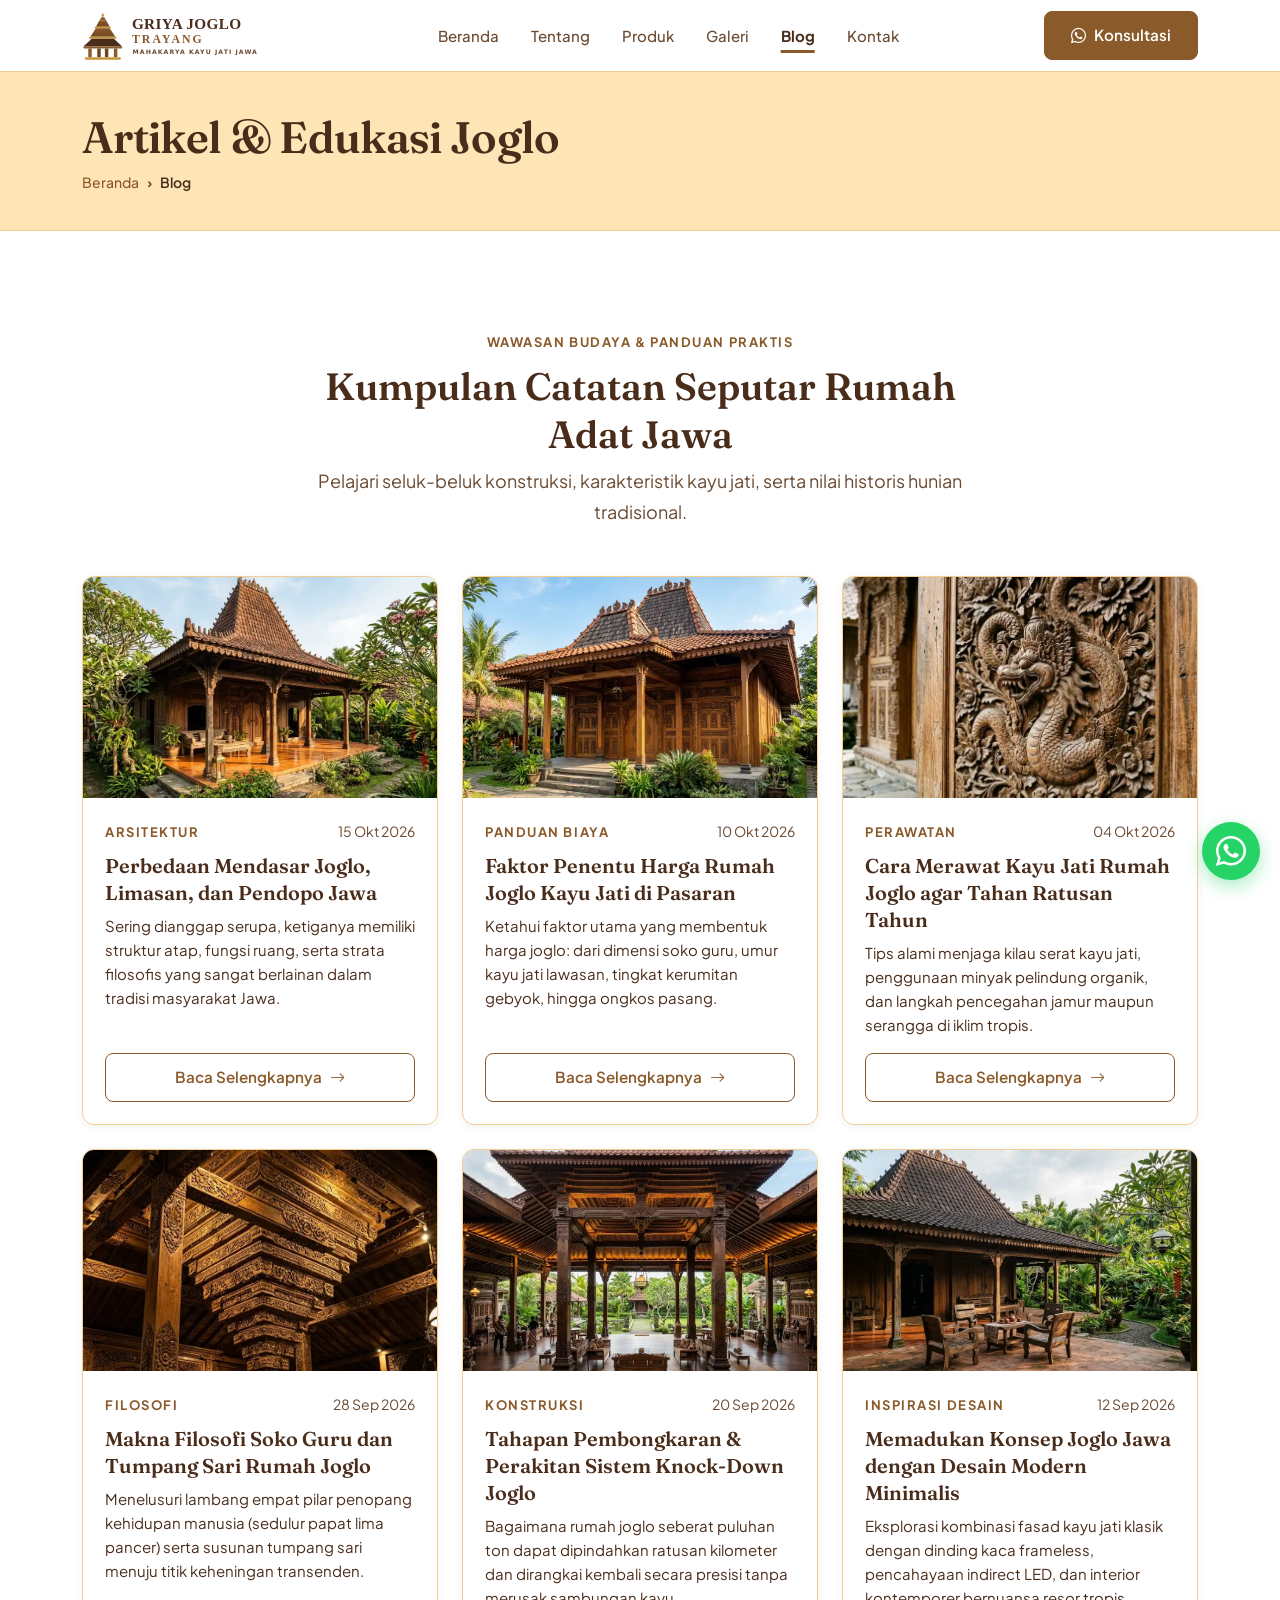
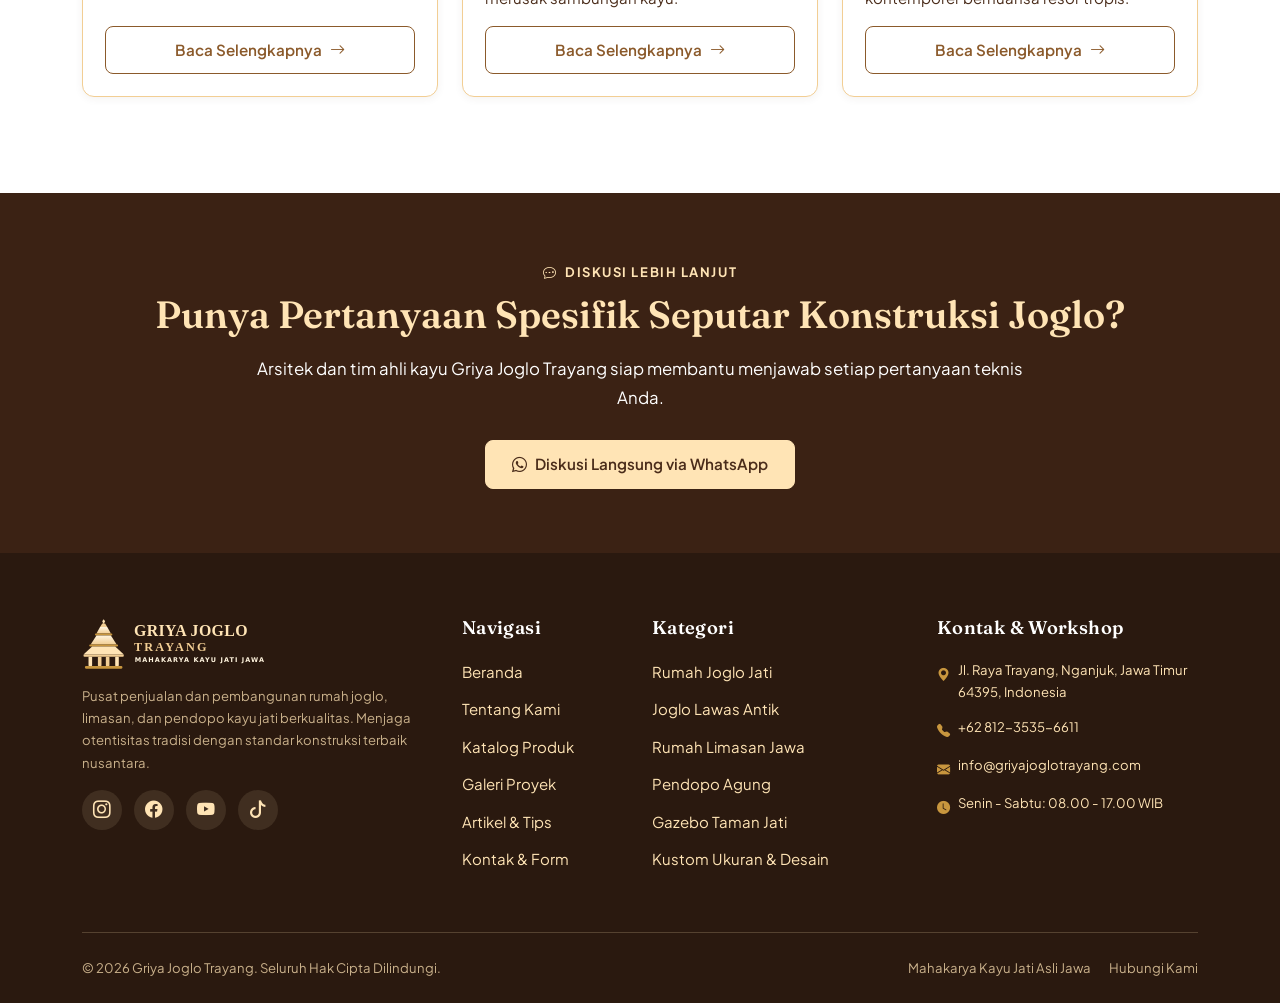
<file: blog.html>
<!DOCTYPE html>
<html lang="id">
<head>
  <meta charset="UTF-8">
  <meta name="viewport" content="width=device-width, initial-scale=1.0">
  <title>Blog & Wawasan Arsitektur Rumah Joglo — Griya Joglo Trayang</title>
  <meta name="description" content="Kumpulan artikel edukatif, panduan estimasi biaya, filosofi budaya tumpang sari, serta tips perawatan kayu jati rumah joglo dan limasan dari para ahli.">
  <link rel="canonical" href="https://griyajoglotrayang.com/blog.html">

  <!-- Open Graph -->
  <meta property="og:type" content="website">
  <meta property="og:url" content="https://griyajoglotrayang.com/blog.html">
  <meta property="og:title" content="Blog & Edukasi Rumah Joglo Jawa — Griya Joglo Trayang">
  <meta property="og:description" content="Pelajari perbedaan joglo vs limasan, filosofi soko guru, panduan harga, dan cara merawat kayu jati klasik.">
  <meta property="og:image" content="assets/img/hero.webp">

  <!-- Google Fonts -->
  <link rel="preconnect" href="https://fonts.googleapis.com">
  <link rel="preconnect" href="https://fonts.gstatic.com" crossorigin>
  <link href="https://fonts.googleapis.com/css2?family=Fraunces:opsz,wght@9..144,600&family=Plus+Jakarta+Sans:wght@400;500;600;700&display=swap" rel="stylesheet">

  <!-- Bootstrap 5.3 CSS & Icons -->
  <link href="https://cdn.jsdelivr.net/npm/bootstrap@5.3.3/dist/css/bootstrap.min.css" rel="stylesheet" integrity="sha384-QWTKZyjpPEjISv5WaRU9OFeRpok6YctnYmDr5pNlyT2bRjXh0JMhjY6hW+ALEwIH" crossorigin="anonymous">
  <link rel="stylesheet" href="https://cdn.jsdelivr.net/npm/bootstrap-icons@1.11.3/font/bootstrap-icons.min.css">

  <!-- Custom Stylesheet -->
  <link rel="stylesheet" href="assets/css/style.css">

  <!-- Structured Data JSON-LD -->
  <script type="application/ld+json">
  {
    "@context": "https://schema.org",
    "@type": "BreadcrumbList",
    "itemListElement": [
      {
        "@type": "ListItem",
        "position": 1,
        "name": "Beranda",
        "item": "https://griyajoglotrayang.com/"
      },
      {
        "@type": "ListItem",
        "position": 2,
        "name": "Blog & Artikel",
        "item": "https://griyajoglotrayang.com/blog.html"
      }
    ]
  }
  </script>
  <!-- Favicon & App Icons -->
  <link rel="icon" type="image/svg+xml" href="assets/img/favicon.svg">
  <link rel="icon" type="image/png" sizes="32x32" href="assets/img/favicon-32x32.png">
  <link rel="icon" type="image/png" sizes="16x16" href="assets/img/favicon-16x16.png">
  <link rel="apple-touch-icon" sizes="180x180" href="assets/img/apple-touch-icon.png">
  <link rel="shortcut icon" href="favicon.ico">

</head>
<body>

  <!-- 1. Header / Navbar -->
  <header class="sticky-top">
    <nav class="navbar navbar-expand-lg gjt-navbar" aria-label="Navigasi Utama">
      <div class="container">
        <a class="navbar-brand d-flex align-items-center" href="index.html" aria-label="Griya Joglo Trayang Beranda">
          <img src="assets/img/logo-light.svg" alt="Logo Griya Joglo Trayang" width="220" height="55">
        </a>
        <button class="navbar-toggler" type="button" data-bs-toggle="collapse" data-bs-target="#navbarMain" aria-controls="navbarMain" aria-expanded="false" aria-label="Buka navigasi menu">
          <i class="bi bi-list fs-2 text-ink"></i>
        </button>

        <div class="collapse navbar-collapse" id="navbarMain">
          <ul class="navbar-nav mx-auto mb-2 mb-lg-0">
            <li class="nav-item">
              <a class="nav-link" href="index.html">Beranda</a>
            </li>
            <li class="nav-item">
              <a class="nav-link" href="tentang.html">Tentang</a>
            </li>
            <li class="nav-item">
              <a class="nav-link" href="produk.html">Produk</a>
            </li>
            <li class="nav-item">
              <a class="nav-link" href="galeri.html">Galeri</a>
            </li>
            <li class="nav-item">
              <a class="nav-link active" aria-current="page" href="blog.html">Blog</a>
            </li>
            <li class="nav-item">
              <a class="nav-link" href="kontak.html">Kontak</a>
            </li>
          </ul>
          <div class="d-flex align-items-center mt-3 mt-lg-0">
            <a href="https://wa.me/6281235356611?text=Halo%20Griya%20Joglo%20Trayang,%20saya%20ingin%20berkonsultasi." target="_blank" rel="noopener noreferrer" class="btn btn-primary w-100 w-lg-auto" aria-label="Konsultasi via WhatsApp">
              <i class="bi bi-whatsapp"></i> Konsultasi
            </a>
          </div>
        </div>
      </div>
    </nav>
  </header>

  <main>
    <!-- 2. Breadcrumb Band (Moccasin) -->
    <section class="breadcrumb-band" aria-label="Breadcrumb dan Judul Halaman">
      <div class="container">
        <h1 class="text-ink">Artikel & Edukasi Joglo</h1>
        <nav aria-label="Breadcrumb">
          <ol class="breadcrumb gjt-breadcrumb">
            <li class="breadcrumb-item"><a href="index.html">Beranda</a></li>
            <li class="breadcrumb-item active" aria-current="page">Blog</li>
          </ol>
        </nav>
      </div>
    </section>

    <!-- 3. Section Blog List (Putih) -->
    <section class="section-padding bg-white" aria-labelledby="heading-artikel">
      <div class="container">
        <div class="section-header text-center mx-auto" style="max-width: 680px;">
          <span class="eyebrow">Wawasan Budaya & Panduan Praktis</span>
          <h2 id="heading-artikel" class="mb-2">Kumpulan Catatan Seputar Rumah Adat Jawa</h2>
          <p class="lead-text">Pelajari seluk-beluk konstruksi, karakteristik kayu jati, serta nilai historis hunian tradisional.</p>
        </div>

        <div class="row g-4">
          <!-- Artikel 1 -->
          <div class="col-md-6 col-lg-4 reveal">
            <article class="gjt-card">
              <div class="card-img-wrap aspect-16-10">
                <img src="assets/img/hero.webp" alt="Perbedaan Rumah Joglo, Limasan, dan Pendopo Jawa" width="600" height="375" loading="lazy">
              </div>
              <div class="card-body-custom">
                <div class="d-flex justify-content-between align-items-center mb-2">
                  <span class="eyebrow mb-0">Arsitektur</span>
                  <span class="small text-ink-muted">15 Okt 2026</span>
                </div>
                <h3 class="fs-5 mb-2">Perbedaan Mendasar Joglo, Limasan, dan Pendopo Jawa</h3>
                <p class="product-desc mb-3">
                  Sering dianggap serupa, ketiganya memiliki struktur atap, fungsi ruang, serta strata filosofis yang sangat berlainan dalam tradisi masyarakat Jawa.
                </p>
                <button type="button" class="btn btn-outline-brand btn-sm mt-auto w-100" data-bs-toggle="modal" data-bs-target="#articleModal1">
                  Baca Selengkapnya <i class="bi bi-arrow-right"></i>
                </button>
              </div>
            </article>
          </div>

          <!-- Artikel 2 -->
          <div class="col-md-6 col-lg-4 reveal">
            <article class="gjt-card">
              <div class="card-img-wrap aspect-16-10">
                <img src="assets/img/joglo-kudus.webp" alt="Panduan Harga dan Estimasi Biaya Rumah Joglo Kayu Jati" width="600" height="375" loading="lazy">
              </div>
              <div class="card-body-custom">
                <div class="d-flex justify-content-between align-items-center mb-2">
                  <span class="eyebrow mb-0">Panduan Biaya</span>
                  <span class="small text-ink-muted">10 Okt 2026</span>
                </div>
                <h3 class="fs-5 mb-2">Faktor Penentu Harga Rumah Joglo Kayu Jati di Pasaran</h3>
                <p class="product-desc mb-3">
                  Ketahui faktor utama yang membentuk harga joglo: dari dimensi soko guru, umur kayu jati lawasan, tingkat kerumitan gebyok, hingga ongkos pasang.
                </p>
                <button type="button" class="btn btn-outline-brand btn-sm mt-auto w-100" data-bs-toggle="modal" data-bs-target="#articleModal2">
                  Baca Selengkapnya <i class="bi bi-arrow-right"></i>
                </button>
              </div>
            </article>
          </div>

          <!-- Artikel 3 -->
          <div class="col-md-6 col-lg-4 reveal">
            <article class="gjt-card">
              <div class="card-img-wrap aspect-16-10">
                <img src="assets/img/gebyok-ukir.webp" alt="Cara Merawat Kayu Jati Tua agar Bebas Rayap" width="600" height="375" loading="lazy">
              </div>
              <div class="card-body-custom">
                <div class="d-flex justify-content-between align-items-center mb-2">
                  <span class="eyebrow mb-0">Perawatan</span>
                  <span class="small text-ink-muted">04 Okt 2026</span>
                </div>
                <h3 class="fs-5 mb-2">Cara Merawat Kayu Jati Rumah Joglo agar Tahan Ratusan Tahun</h3>
                <p class="product-desc mb-3">
                  Tips alami menjaga kilau serat kayu jati, penggunaan minyak pelindung organik, dan langkah pencegahan jamur maupun serangga di iklim tropis.
                </p>
                <button type="button" class="btn btn-outline-brand btn-sm mt-auto w-100" data-bs-toggle="modal" data-bs-target="#articleModal3">
                  Baca Selengkapnya <i class="bi bi-arrow-right"></i>
                </button>
              </div>
            </article>
          </div>

          <!-- Artikel 4 -->
          <div class="col-md-6 col-lg-4 reveal">
            <article class="gjt-card">
              <div class="card-img-wrap aspect-16-10">
                <img src="assets/img/tumpang-sari.webp" alt="Filosofi Soko Guru dan Tumpang Sari Joglo" width="600" height="375" loading="lazy">
              </div>
              <div class="card-body-custom">
                <div class="d-flex justify-content-between align-items-center mb-2">
                  <span class="eyebrow mb-0">Filosofi</span>
                  <span class="small text-ink-muted">28 Sep 2026</span>
                </div>
                <h3 class="fs-5 mb-2">Makna Filosofi Soko Guru dan Tumpang Sari Rumah Joglo</h3>
                <p class="product-desc mb-3">
                  Menelusuri lambang empat pilar penopang kehidupan manusia (sedulur papat lima pancer) serta susunan tumpang sari menuju titik keheningan transenden.
                </p>
                <button type="button" class="btn btn-outline-brand btn-sm mt-auto w-100" data-bs-toggle="modal" data-bs-target="#articleModal4">
                  Baca Selengkapnya <i class="bi bi-arrow-right"></i>
                </button>
              </div>
            </article>
          </div>

          <!-- Artikel 5 -->
          <div class="col-md-6 col-lg-4 reveal">
            <article class="gjt-card">
              <div class="card-img-wrap aspect-16-10">
                <img src="assets/img/joglo-pendopo.webp" alt="Proses Bongkar Pasang Knock Down Rumah Joglo" width="600" height="375" loading="lazy">
              </div>
              <div class="card-body-custom">
                <div class="d-flex justify-content-between align-items-center mb-2">
                  <span class="eyebrow mb-0">Konstruksi</span>
                  <span class="small text-ink-muted">20 Sep 2026</span>
                </div>
                <h3 class="fs-5 mb-2">Tahapan Pembongkaran & Perakitan Sistem Knock-Down Joglo</h3>
                <p class="product-desc mb-3">
                  Bagaimana rumah joglo seberat puluhan ton dapat dipindahkan ratusan kilometer dan dirangkai kembali secara presisi tanpa merusak sambungan kayu.
                </p>
                <button type="button" class="btn btn-outline-brand btn-sm mt-auto w-100" data-bs-toggle="modal" data-bs-target="#articleModal5">
                  Baca Selengkapnya <i class="bi bi-arrow-right"></i>
                </button>
              </div>
            </article>
          </div>

          <!-- Artikel 6 -->
          <div class="col-md-6 col-lg-4 reveal">
            <article class="gjt-card">
              <div class="card-img-wrap aspect-16-10">
                <img src="assets/img/rumah-limasan.webp" alt="Inspirasi Desain Joglo Modern Kekinian" width="600" height="375" loading="lazy">
              </div>
              <div class="card-body-custom">
                <div class="d-flex justify-content-between align-items-center mb-2">
                  <span class="eyebrow mb-0">Inspirasi Desain</span>
                  <span class="small text-ink-muted">12 Sep 2026</span>
                </div>
                <h3 class="fs-5 mb-2">Memadukan Konsep Joglo Jawa dengan Desain Modern Minimalis</h3>
                <p class="product-desc mb-3">
                  Eksplorasi kombinasi fasad kayu jati klasik dengan dinding kaca frameless, pencahayaan indirect LED, dan interior kontemporer bernuansa resor tropis.
                </p>
                <button type="button" class="btn btn-outline-brand btn-sm mt-auto w-100" data-bs-toggle="modal" data-bs-target="#articleModal6">
                  Baca Selengkapnya <i class="bi bi-arrow-right"></i>
                </button>
              </div>
            </article>
          </div>
        </div>
      </div>
    </section>

    <!-- 4. CTA Band (Bark) -->
    <section class="cta-band" aria-label="Ajakan Konsultasi">
      <div class="container position-relative reveal">
        <span class="eyebrow eyebrow-moccasin mb-2"><i class="bi bi-chat-dots me-1"></i> Diskusi Lebih Lanjut</span>
        <h2 class="mb-3">Punya Pertanyaan Spesifik Seputar Konstruksi Joglo?</h2>
        <p>Arsitek dan tim ahli kayu Griya Joglo Trayang siap membantu menjawab setiap pertanyaan teknis Anda.</p>
        <a href="https://wa.me/6281235356611?text=Halo%20Griya%20Joglo%20Trayang,%20saya%20membaca%20artikel%20di%20website%20dan%20ingin%20berkonsultasi." target="_blank" rel="noopener noreferrer" class="btn btn-moccasin btn-lg" aria-label="Diskusi via WhatsApp">
          <i class="bi bi-whatsapp"></i> Diskusi Langsung via WhatsApp
        </a>
      </div>
    </section>
  </main>

  <!-- Modal Artikel 1 -->
  <div class="modal fade" id="articleModal1" tabindex="-1" aria-labelledby="modalLabel1" aria-hidden="true">
    <div class="modal-dialog modal-dialog-centered modal-lg modal-dialog-scrollable">
      <div class="modal-content">
        <div class="modal-header bg-moccasin border-bottom">
          <h5 class="modal-title font-serif text-ink" id="modalLabel1">Perbedaan Mendasar Joglo, Limasan, dan Pendopo Jawa</h5>
          <button type="button" class="btn-close" data-bs-dismiss="modal" aria-label="Tutup"></button>
        </div>
        <div class="modal-body p-4 text-ink">
          <img src="assets/img/hero.webp" class="img-fluid rounded-3 mb-3 w-100" alt="Rumah Joglo dan Limasan">
          <p>Dalam khazanah arsitektur tradisional Jawa, rumah tinggal tidak sekadar memiliki bentuk atap yang beragam, melainkan mencerminkan hirarki fungsi dan status sosial masyarakat pada masanya.</p>
          <h4 class="font-serif mt-3 mb-2">1. Rumah Joglo</h4>
          <p>Ciri khas utama Joglo terletak pada bagian atap tengahnya yang menjulang tinggi tajam (disebut <em>Tajuk</em> atau <em>Brunjung</em>) yang ditopang oleh empat tiang utama di bagian tengah, yaitu <em>Soko Guru</em>. Di atas soko guru tersusun balok bertingkat yang disebut <em>Tumpang Sari</em>. Joglo dahulu merupakan kediaman bangsawan atau tokoh terhormat.</p>
          <h4 class="font-serif mt-3 mb-2">2. Rumah Limasan</h4>
          <p>Rumah Limasan memiliki denah dasar persegi panjang dengan atap berbentuk trapesium atau limas. Tidak memiliki soko guru terpusat seperti joglo, melainkan deretan tiang yang merata. Bentuk atap yang memanjang ini sangat ideal untuk penataan kamar tidur keluarga modern yang membutuhkan privasi tinggi.</p>
          <h4 class="font-serif mt-3 mb-2">3. Pendopo</h4>
          <p>Pendopo secara struktural mengadopsi konstruksi joglo atau limasan, namun berkonsep terbuka tanpa dinding penutup di keempat sisinya. Pendopo berfungsi sebagai ruang publik serbaguna: menerima tamu agung, musyawarah desa, pertunjukan wayang, maupun lobi utama peristirahatan.</p>
        </div>
        <div class="modal-footer bg-moccasin-soft">
          <button type="button" class="btn btn-outline-brand" data-bs-dismiss="modal">Tutup Artikel</button>
          <a href="https://wa.me/6281235356611?text=Halo%20Griya%20Joglo%20Trayang,%20saya%20ingin%20konsultasi%20mengenai%20joglo%20dan%20limasan." target="_blank" rel="noopener noreferrer" class="btn btn-primary">
            <i class="bi bi-whatsapp"></i> Konsultasi Pemilihan Tipe
          </a>
        </div>
      </div>
    </div>
  </div>

  <!-- Modal Artikel 2 -->
  <div class="modal fade" id="articleModal2" tabindex="-1" aria-labelledby="modalLabel2" aria-hidden="true">
    <div class="modal-dialog modal-dialog-centered modal-lg modal-dialog-scrollable">
      <div class="modal-content">
        <div class="modal-header bg-moccasin border-bottom">
          <h5 class="modal-title font-serif text-ink" id="modalLabel2">Faktor Penentu Harga Rumah Joglo Kayu Jati di Pasaran</h5>
          <button type="button" class="btn-close" data-bs-dismiss="modal" aria-label="Tutup"></button>
        </div>
        <div class="modal-body p-4 text-ink">
          <img src="assets/img/joglo-kudus.webp" class="img-fluid rounded-3 mb-3 w-100" alt="Detail Ukir Kudus">
          <p>Banyak calon pembeli menanyakan rentang harga rumah joglo yang bervariasi luas. Berikut faktor utama yang menentukannya:</p>
          <ul>
            <li><strong>Ukuran Soko Guru:</strong> Semakin besar penampang tiang kayu jati (misal 18 cm vs 25 cm solid tanpa sambungan), semakin tinggi nilainya karena kelangkaan kayu jati tua berdiameter besar.</li>
            <li><strong>Asal & Umur Kayu:</strong> Kayu jati lawasan asli (bekas rumah tua berumur puluhan tahun) memiliki nilai historis dan stabilitas serat yang tinggi, sedangkan kayu jati baru Perhutani TPK bersertifikat juga memiliki grade mutu A/B yang jelas.</li>
            <li><strong>Tingkat Kepadatan Ukiran Gebyok:</strong> Gebyok ukir tiga dimensi dengan motif tembus (kerawang) khas Jepara atau Kudus memerlukan pengerjaan manual berbulan-bulan oleh pemahat kawakan.</li>
            <li><strong>Kelengkapan Layanan:</strong> Paket pengerjaan yang sudah mencakup pondasi umpak batu alam, perakitan tim ahli di lokasi, genteng kripik tradisional, dan finishing politur berkualitas.</li>
          </ul>
        </div>
        <div class="modal-footer bg-moccasin-soft">
          <button type="button" class="btn btn-outline-brand" data-bs-dismiss="modal">Tutup Artikel</button>
          <a href="https://wa.me/6281235356611?text=Halo%20Griya%20Joglo%20Trayang,%20saya%20ingin%20minta%20estimasi%20RAB%20joglo." target="_blank" rel="noopener noreferrer" class="btn btn-primary">
            <i class="bi bi-whatsapp"></i> Minta Rincian Biaya
          </a>
        </div>
      </div>
    </div>
  </div>

  <!-- Modal Artikel 3 -->
  <div class="modal fade" id="articleModal3" tabindex="-1" aria-labelledby="modalLabel3" aria-hidden="true">
    <div class="modal-dialog modal-dialog-centered modal-lg modal-dialog-scrollable">
      <div class="modal-content">
        <div class="modal-header bg-moccasin border-bottom">
          <h5 class="modal-title font-serif text-ink" id="modalLabel3">Cara Merawat Kayu Jati Rumah Joglo agar Tahan Ratusan Tahun</h5>
          <button type="button" class="btn-close" data-bs-dismiss="modal" aria-label="Tutup"></button>
        </div>
        <div class="modal-body p-4 text-ink">
          <img src="assets/img/gebyok-ukir.webp" class="img-fluid rounded-3 mb-3 w-100" alt="Perawatan Kayu Jati">
          <p>Kayu jati (<em>Tectona grandis</em>) secara alami menghasilkan minyak esensial yang membuat seratnya ditakuti rayap dan serangga bubuk kayu. Namun, perawatan berkala tetap penting:</p>
          <ol>
            <li><strong>Pembersihan Rutin dari Debu:</strong> Gunakan kuas lembut pada celah ukiran gebyok dan tumpang sari untuk mencegah penumpukan kotoran yang dapat mengikat kelembapan.</li>
            <li><strong>Pengaplikasian Minyak Alami:</strong> Oleskan minyak jati (teak oil) atau minyak kemiri secara tipis setiap 1-2 tahun sekali pada bagian kayu ekspos untuk mengembalikan kilau hangat alami kayu.</li>
            <li><strong>Ventilasi yang Baik:</strong> Pastikan sirkulasi udara di bawah plafon dan atap mengalir lancar, sehingga udara lembap tidak mengendap di balik balok kayu.</li>
            <li><strong>Pemeriksaan Tumpuan Umpak:</strong> Pastikan tiang soko guru bertumpu pada umpak batu alam yang kering dan terlindung dari genangan air hujan langsung.</li>
          </ol>
        </div>
        <div class="modal-footer bg-moccasin-soft">
          <button type="button" class="btn btn-outline-brand" data-bs-dismiss="modal">Tutup Artikel</button>
          <a href="https://wa.me/6281235356611?text=Halo%20Griya%20Joglo%20Trayang,%20saya%20ingin%20tanya%20tips%20finishing%20joglo." target="_blank" rel="noopener noreferrer" class="btn btn-primary">
            <i class="bi bi-whatsapp"></i> Konsultasi Finishing
          </a>
        </div>
      </div>
    </div>
  </div>

  <!-- Modal Artikel 4 -->
  <div class="modal fade" id="articleModal4" tabindex="-1" aria-labelledby="modalLabel4" aria-hidden="true">
    <div class="modal-dialog modal-dialog-centered modal-lg modal-dialog-scrollable">
      <div class="modal-content">
        <div class="modal-header bg-moccasin border-bottom">
          <h5 class="modal-title font-serif text-ink" id="modalLabel4">Makna Filosofi Soko Guru dan Tumpang Sari Rumah Joglo</h5>
          <button type="button" class="btn-close" data-bs-dismiss="modal" aria-label="Tutup"></button>
        </div>
        <div class="modal-body p-4 text-ink">
          <img src="assets/img/tumpang-sari.webp" class="img-fluid rounded-3 mb-3 w-100" alt="Tumpang Sari">
          <p>Dalam pandangan kosmologi Jawa, rumah adat joglo adalah replika mikrokosmos semesta.</p>
          <p><strong>Soko Guru (Empat Tiang Utama):</strong> Melambangkan empat arah mata angin serta konsep spiritual <em>sedulur papat lima pancer</em>—empat nafsu/elemen manusia yang harus diarahkan pada pusat kesadaran batin yang luhur.</p>
          <p><strong>Tumpang Sari:</strong> Balok kayu bertingkat yang mengerucut ke atas menuju pusat langit-langit melambangkan tingkatan perjalanan spiritual manusia menuju Sang Pencipta. Semakin banyak tingkatan tumpang sari (misal 5, 7, atau 9 tingkat), semakin tinggi makna filosofis dan kehormatan bangunan tersebut.</p>
        </div>
        <div class="modal-footer bg-moccasin-soft">
          <button type="button" class="btn btn-outline-brand" data-bs-dismiss="modal">Tutup Artikel</button>
          <a href="https://wa.me/6281235356611?text=Halo%20Griya%20Joglo%20Trayang,%20saya%20ingin%20tahu%20lebih%20banyak%20tentang%20filosofi%20joglo." target="_blank" rel="noopener noreferrer" class="btn btn-primary">
            <i class="bi bi-whatsapp"></i> Diskusi Arsitektur
          </a>
        </div>
      </div>
    </div>
  </div>

  <!-- Modal Artikel 5 -->
  <div class="modal fade" id="articleModal5" tabindex="-1" aria-labelledby="modalLabel5" aria-hidden="true">
    <div class="modal-dialog modal-dialog-centered modal-lg modal-dialog-scrollable">
      <div class="modal-content">
        <div class="modal-header bg-moccasin border-bottom">
          <h5 class="modal-title font-serif text-ink" id="modalLabel5">Tahapan Pembongkaran & Perakitan Sistem Knock-Down Joglo</h5>
          <button type="button" class="btn-close" data-bs-dismiss="modal" aria-label="Tutup"></button>
        </div>
        <div class="modal-body p-4 text-ink">
          <img src="assets/img/joglo-pendopo.webp" class="img-fluid rounded-3 mb-3 w-100" alt="Bongkar Pasang Joglo">
          <p>Keajaiban konstruksi kayu Nusantara ada pada sistem sambungan pasak tanpa paku besi:</p>
          <p>1. <strong>Pencatatan & Sandi Nomor:</strong> Sebelum dibongkar, seluruh balok, blandar, pengeret, dan usuk diberi ukiran kode sandi nomor urut tradisional.</p>
          <p>2. <strong>Pembongkaran Teratur:</strong> Dimulai dari penutup atap, reng, usuk, tumpang sari, hingga tiang soko guru secara hati-hati agar serat kayu tidak retak.</p>
          <p>3. <strong>Pembersihan & Treatment:</strong> Di workshop, kayu dibersihkan dari debu puluhan tahun, dilakukan perbaikan parsial jika ada sambungan longgar, dan dilapisi anti hama.</p>
          <p>4. <strong>Perakitan Kembali di Lokasi:</strong> Tim ahli mendirikan umpak, menaikkan soko guru, mengunci pasak kayu, dan merangkai kembali joglo dalam waktu beberapa minggu saja.</p>
        </div>
        <div class="modal-footer bg-moccasin-soft">
          <button type="button" class="btn btn-outline-brand" data-bs-dismiss="modal">Tutup Artikel</button>
          <a href="https://wa.me/6281235356611?text=Halo%20Griya%20Joglo%20Trayang,%20saya%20ingin%20konsultasi%20layanan%20bongkar%20pasang." target="_blank" rel="noopener noreferrer" class="btn btn-primary">
            <i class="bi bi-whatsapp"></i> Konsultasi Bongkar Pasang
          </a>
        </div>
      </div>
    </div>
  </div>

  <!-- Modal Artikel 6 -->
  <div class="modal fade" id="articleModal6" tabindex="-1" aria-labelledby="modalLabel6" aria-hidden="true">
    <div class="modal-dialog modal-dialog-centered modal-lg modal-dialog-scrollable">
      <div class="modal-content">
        <div class="modal-header bg-moccasin border-bottom">
          <h5 class="modal-title font-serif text-ink" id="modalLabel6">Memadukan Konsep Joglo Jawa dengan Desain Modern Minimalis</h5>
          <button type="button" class="btn-close" data-bs-dismiss="modal" aria-label="Tutup"></button>
        </div>
        <div class="modal-body p-4 text-ink">
          <img src="assets/img/rumah-limasan.webp" class="img-fluid rounded-3 mb-3 w-100" alt="Joglo Modern">
          <p>Tren arsitektur kontemporer semakin melirik joglo sebagai elemen vokal (statement piece) hunian modern:</p>
          <p><strong>Dinding Kaca & Cahaya Alami:</strong> Mengganti sebagian dinding gebyok tertutup dengan kaca geser besar tanpa kusen (frameless) membuat ruang terasa luas dan pemandangan taman luar menyatu dengan kemegahan tiang jati interior.</p>
          <p><strong>Pencahayaan Hidden LED:</strong> Menempatkan lampu LED warm white tersembunyi di balik susunan tumpang sari menonjolkan tekstur pahatan kayu di malam hari dengan sentuhan luxury layaknya resort bintang lima.</p>
        </div>
        <div class="modal-footer bg-moccasin-soft">
          <button type="button" class="btn btn-outline-brand" data-bs-dismiss="modal">Tutup Artikel</button>
          <a href="https://wa.me/6281235356611?text=Halo%20Griya%20Joglo%20Trayang,%20saya%20ingin%20konsultasi%20desain%20joglo%20modern." target="_blank" rel="noopener noreferrer" class="btn btn-primary">
            <i class="bi bi-whatsapp"></i> Konsultasi Joglo Modern
          </a>
        </div>
      </div>
    </div>
  </div>

  <!-- 5. Footer -->
  <footer class="site-footer" aria-label="Footer Website">
    <div class="container">
      <div class="row g-4">
        <div class="col-lg-4 col-md-6">
          <img src="assets/img/logo-dark.svg" alt="Logo Griya Joglo Trayang" width="220" height="55" class="mb-3">
          <p class="small text-moccasin opacity-75 mb-3">
            Pusat penjualan dan pembangunan rumah joglo, limasan, dan pendopo kayu jati berkualitas. Menjaga otentisitas tradisi dengan standar konstruksi terbaik nusantara.
          </p>
          <div class="social-icons">
            <a href="https://instagram.com" target="_blank" rel="noopener noreferrer" class="social-link" aria-label="Instagram"><i class="bi bi-instagram"></i></a>
            <a href="https://facebook.com" target="_blank" rel="noopener noreferrer" class="social-link" aria-label="Facebook"><i class="bi bi-facebook"></i></a>
            <a href="https://youtube.com" target="_blank" rel="noopener noreferrer" class="social-link" aria-label="YouTube"><i class="bi bi-youtube"></i></a>
            <a href="https://tiktok.com" target="_blank" rel="noopener noreferrer" class="social-link" aria-label="TikTok"><i class="bi bi-tiktok"></i></a>
          </div>
        </div>

        <div class="col-lg-2 col-md-6 col-6">
          <h4 class="footer-title">Navigasi</h4>
          <ul class="footer-nav">
            <li><a href="index.html">Beranda</a></li>
            <li><a href="tentang.html">Tentang Kami</a></li>
            <li><a href="produk.html">Katalog Produk</a></li>
            <li><a href="galeri.html">Galeri Proyek</a></li>
            <li><a href="blog.html">Artikel & Tips</a></li>
            <li><a href="kontak.html">Kontak & Form</a></li>
          </ul>
        </div>

        <div class="col-lg-3 col-md-6 col-6">
          <h4 class="footer-title">Kategori</h4>
          <ul class="footer-nav">
            <li><a href="produk.html">Rumah Joglo Jati</a></li>
            <li><a href="produk.html">Joglo Lawas Antik</a></li>
            <li><a href="produk.html">Rumah Limasan Jawa</a></li>
            <li><a href="produk.html">Pendopo Agung</a></li>
            <li><a href="produk.html">Gazebo Taman Jati</a></li>
            <li><a href="produk.html">Kustom Ukuran & Desain</a></li>
          </ul>
        </div>

        <div class="col-lg-3 col-md-6">
          <h4 class="footer-title">Kontak & Workshop</h4>
          <ul class="footer-nav text-moccasin opacity-90 small">
            <li class="d-flex gap-2">
              <i class="bi bi-geo-alt-fill text-gold mt-1"></i>
              <span>Jl. Raya Trayang, Nganjuk, Jawa Timur 64395, Indonesia</span>
            </li>
            <li class="d-flex gap-2">
              <i class="bi bi-telephone-fill text-gold mt-1"></i>
              <span>+62 812-3535-6611</span>
            </li>
            <li class="d-flex gap-2">
              <i class="bi bi-envelope-fill text-gold mt-1"></i>
              <span>info@griyajoglotrayang.com</span>
            </li>
            <li class="d-flex gap-2">
              <i class="bi bi-clock-fill text-gold mt-1"></i>
              <span>Senin - Sabtu: 08.00 - 17.00 WIB</span>
            </li>
          </ul>
        </div>
      </div>

      <div class="footer-divider"></div>

      <div class="d-flex flex-column flex-md-row justify-content-between align-items-center small opacity-75">
        <div>&copy; 2026 Griya Joglo Trayang. Seluruh Hak Cipta Dilindungi.</div>
        <div class="mt-2 mt-md-0">
          <span class="me-3">Mahakarya Kayu Jati Asli Jawa</span>
          <a href="kontak.html">Hubungi Kami</a>
        </div>
      </div>
    </div>
  </footer>

  <!-- Back to Top Button -->
  <button type="button" class="back-to-top-btn" id="backToTopBtn" aria-label="Kembali ke atas" title="Kembali ke atas">
    <i class="bi bi-chevron-up"></i>
  </button>

  <!-- Floating WhatsApp Action Button -->
  <a href="https://wa.me/6281235356611?text=Halo%20Griya%20Joglo%20Trayang,%20saya%20ingin%20konsultasi%20pemesanan%20rumah%20joglo." target="_blank" rel="noopener noreferrer" class="floating-wa-btn" aria-label="Chat via WhatsApp">
    <i class="bi bi-whatsapp"></i>
  </a>

  <!-- Bootstrap JS Bundle -->
  <script src="https://cdn.jsdelivr.net/npm/bootstrap@5.3.3/dist/js/bootstrap.bundle.min.js" integrity="sha384-YvpcrYf0tY3lHB60NNkmXc5s9fDVZLESaAA55NDzOxhy9GkcIdslK1eN7N6jIeHz" crossorigin="anonymous"></script>
  <!-- Main Script -->
  <script src="assets/js/main.js"></script>
</body>
</html>
</file>
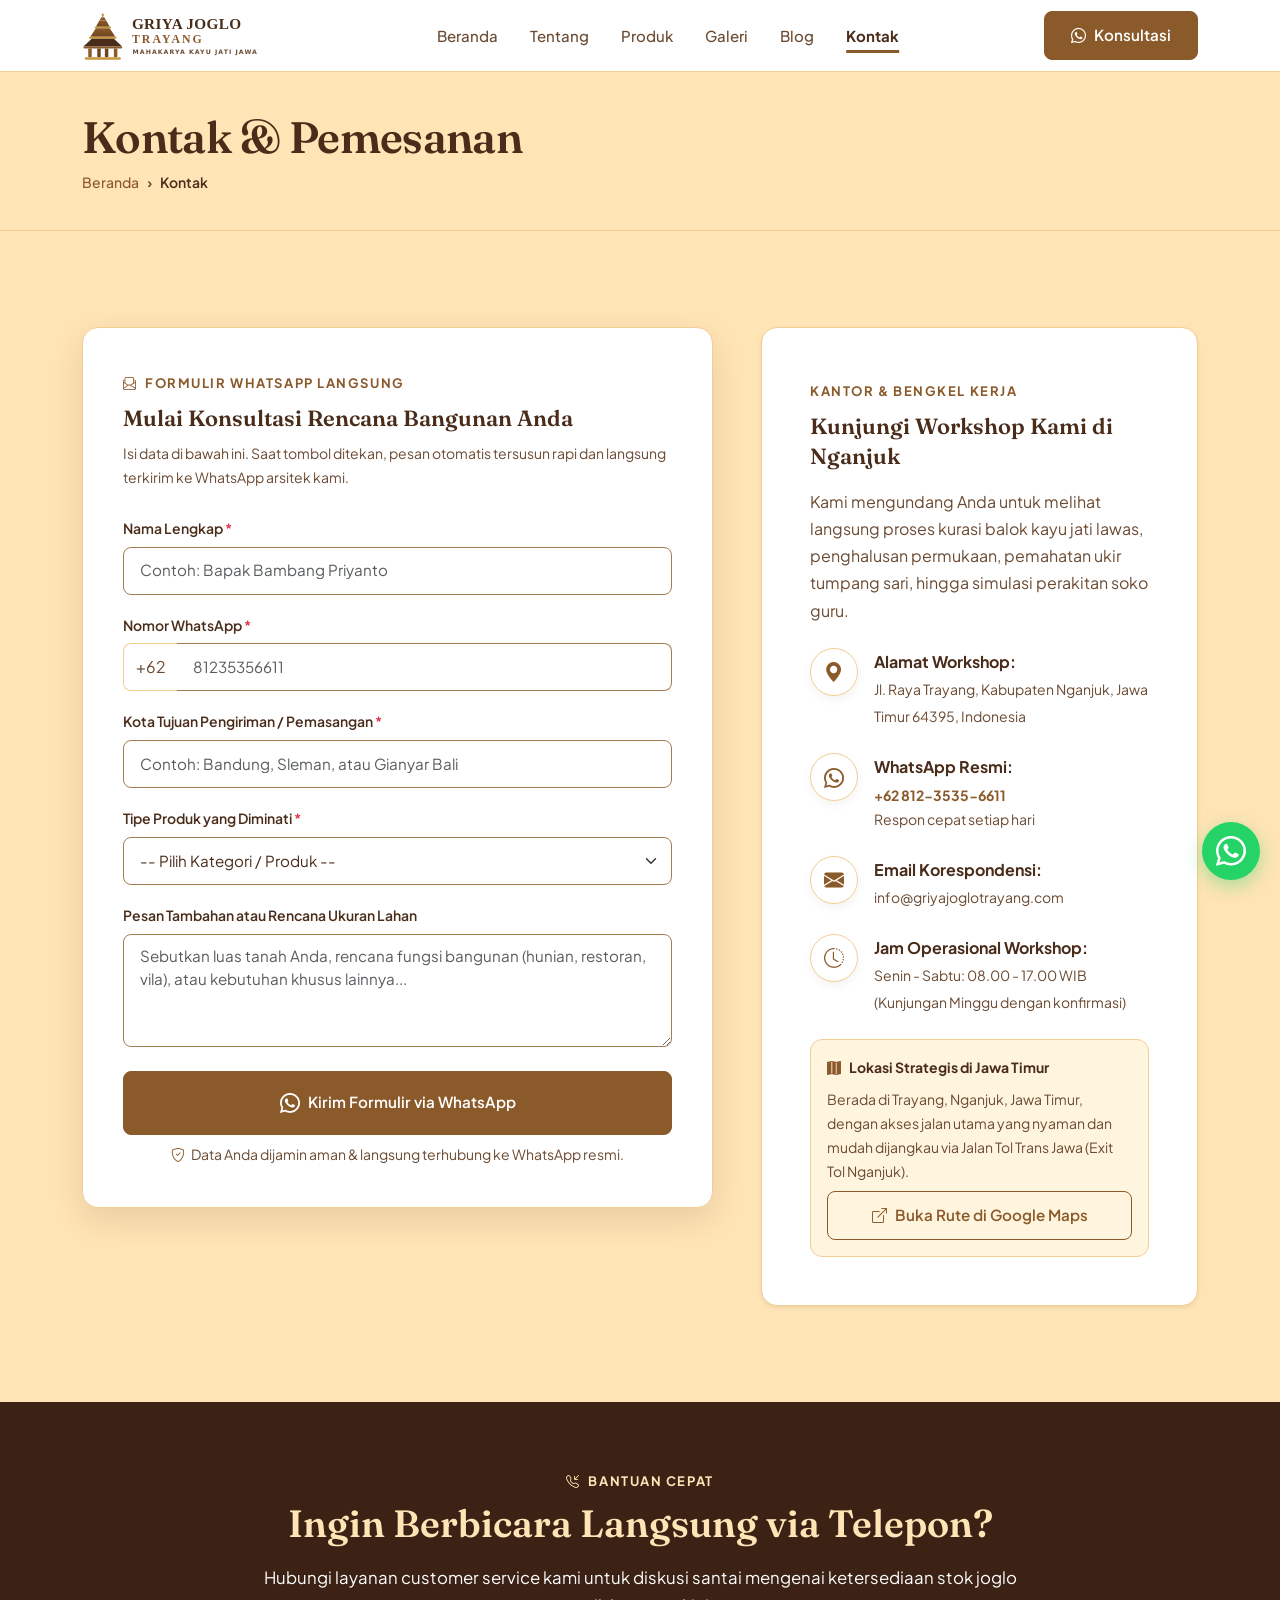
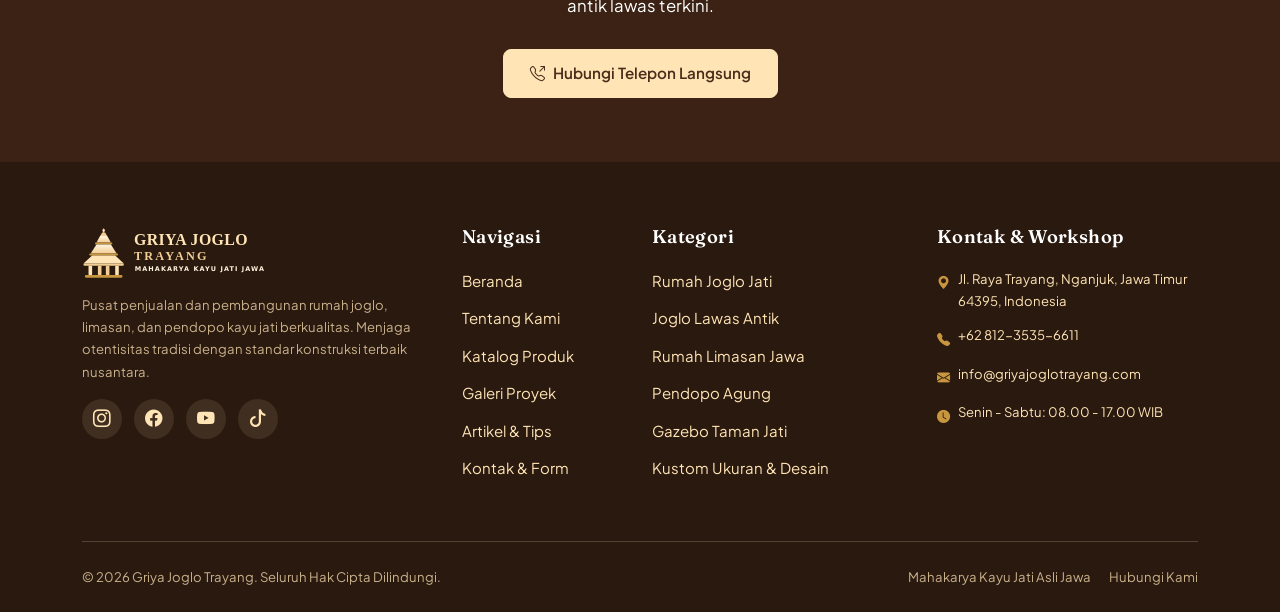
<file: kontak.html>
<!DOCTYPE html>
<html lang="id">
<head>
  <meta charset="UTF-8">
  <meta name="viewport" content="width=device-width, initial-scale=1.0">
  <title>Kontak & Formulir Pemesanan — Griya Joglo Trayang</title>
  <meta name="description" content="Hubungi Griya Joglo Trayang untuk konsultasi arsitektur, estimasi harga, kunjungan workshop di Nganjuk, atau pengiriman rumah joglo kayu jati ke seluruh Indonesia.">
  <link rel="canonical" href="https://griyajoglotrayang.com/kontak.html">

  <!-- Open Graph -->
  <meta property="og:type" content="website">
  <meta property="og:url" content="https://griyajoglotrayang.com/kontak.html">
  <meta property="og:title" content="Kontak & Konsultasi — Griya Joglo Trayang">
  <meta property="og:description" content="Formulir pemesanan terintegrasi langsung ke WhatsApp resmi. Dapatkan estimasi biaya dan konsultasi gratis.">
  <meta property="og:image" content="assets/img/hero.webp">

  <!-- Google Fonts -->
  <link rel="preconnect" href="https://fonts.googleapis.com">
  <link rel="preconnect" href="https://fonts.gstatic.com" crossorigin>
  <link href="https://fonts.googleapis.com/css2?family=Fraunces:opsz,wght@9..144,600&family=Plus+Jakarta+Sans:wght@400;500;600;700&display=swap" rel="stylesheet">

  <!-- Bootstrap 5.3 CSS & Icons -->
  <link href="https://cdn.jsdelivr.net/npm/bootstrap@5.3.3/dist/css/bootstrap.min.css" rel="stylesheet" integrity="sha384-QWTKZyjpPEjISv5WaRU9OFeRpok6YctnYmDr5pNlyT2bRjXh0JMhjY6hW+ALEwIH" crossorigin="anonymous">
  <link rel="stylesheet" href="https://cdn.jsdelivr.net/npm/bootstrap-icons@1.11.3/font/bootstrap-icons.min.css">

  <!-- Custom Stylesheet -->
  <link rel="stylesheet" href="assets/css/style.css">

  <!-- Structured Data JSON-LD -->
  <script type="application/ld+json">
  {
    "@context": "https://schema.org",
    "@type": "BreadcrumbList",
    "itemListElement": [
      {
        "@type": "ListItem",
        "position": 1,
        "name": "Beranda",
        "item": "https://griyajoglotrayang.com/"
      },
      {
        "@type": "ListItem",
        "position": 2,
        "name": "Kontak & Pemesanan",
        "item": "https://griyajoglotrayang.com/kontak.html"
      }
    ]
  }
  </script>
  <!-- Favicon & App Icons -->
  <link rel="icon" type="image/svg+xml" href="assets/img/favicon.svg">
  <link rel="icon" type="image/png" sizes="32x32" href="assets/img/favicon-32x32.png">
  <link rel="icon" type="image/png" sizes="16x16" href="assets/img/favicon-16x16.png">
  <link rel="apple-touch-icon" sizes="180x180" href="assets/img/apple-touch-icon.png">
  <link rel="shortcut icon" href="favicon.ico">

</head>
<body>

  <!-- 1. Header / Navbar -->
  <header class="sticky-top">
    <nav class="navbar navbar-expand-lg gjt-navbar" aria-label="Navigasi Utama">
      <div class="container">
        <a class="navbar-brand d-flex align-items-center" href="index.html" aria-label="Griya Joglo Trayang Beranda">
          <img src="assets/img/logo-light.svg" alt="Logo Griya Joglo Trayang" width="220" height="55">
        </a>
        <button class="navbar-toggler" type="button" data-bs-toggle="collapse" data-bs-target="#navbarMain" aria-controls="navbarMain" aria-expanded="false" aria-label="Buka navigasi menu">
          <i class="bi bi-list fs-2 text-ink"></i>
        </button>

        <div class="collapse navbar-collapse" id="navbarMain">
          <ul class="navbar-nav mx-auto mb-2 mb-lg-0">
            <li class="nav-item">
              <a class="nav-link" href="index.html">Beranda</a>
            </li>
            <li class="nav-item">
              <a class="nav-link" href="tentang.html">Tentang</a>
            </li>
            <li class="nav-item">
              <a class="nav-link" href="produk.html">Produk</a>
            </li>
            <li class="nav-item">
              <a class="nav-link" href="galeri.html">Galeri</a>
            </li>
            <li class="nav-item">
              <a class="nav-link" href="blog.html">Blog</a>
            </li>
            <li class="nav-item">
              <a class="nav-link active" aria-current="page" href="kontak.html">Kontak</a>
            </li>
          </ul>
          <div class="d-flex align-items-center mt-3 mt-lg-0">
            <a href="https://wa.me/6281235356611?text=Halo%20Griya%20Joglo%20Trayang,%20saya%20ingin%20berkonsultasi." target="_blank" rel="noopener noreferrer" class="btn btn-primary w-100 w-lg-auto" aria-label="Konsultasi via WhatsApp">
              <i class="bi bi-whatsapp"></i> Konsultasi
            </a>
          </div>
        </div>
      </div>
    </nav>
  </header>

  <main>
    <!-- 2. Breadcrumb Band (Moccasin) -->
    <section class="breadcrumb-band" aria-label="Breadcrumb dan Judul Halaman">
      <div class="container">
        <h1 class="text-ink">Kontak & Pemesanan</h1>
        <nav aria-label="Breadcrumb">
          <ol class="breadcrumb gjt-breadcrumb">
            <li class="breadcrumb-item"><a href="index.html">Beranda</a></li>
            <li class="breadcrumb-item active" aria-current="page">Kontak</li>
          </ol>
        </nav>
      </div>
    </section>

    <!-- 3. Section Form Pemesanan & Detail Workshop (Moccasin Rhythm) -->
    <section class="section-padding bg-moccasin" aria-labelledby="heading-form">
      <div class="container">
        <div class="row g-5 align-items-start">
          <!-- Kolom Formulir Pemesanan (Card Putih Sesuai Design.md) -->
          <div class="col-lg-7 reveal">
            <div class="contact-card">
              <span class="eyebrow"><i class="bi bi-envelope-paper me-1"></i> Formulir WhatsApp Langsung</span>
              <h2 id="heading-form" class="h3 mb-2">Mulai Konsultasi Rencana Bangunan Anda</h2>
              <p class="text-ink-muted small mb-4">
                Isi data di bawah ini. Saat tombol ditekan, pesan otomatis tersusun rapi dan langsung terkirim ke WhatsApp arsitek kami.
              </p>

              <form id="gjtContactForm" novalidate>
                <!-- Nama Lengkap -->
                <div class="mb-3">
                  <label for="formNama" class="form-label">Nama Lengkap <span class="text-danger">*</span></label>
                  <input type="text" class="form-control" id="formNama" placeholder="Contoh: Bapak Bambang Priyanto" aria-describedby="namaFeedback" required autocomplete="name">
                  <div id="namaFeedback" class="invalid-feedback">Mohon masukkan nama lengkap Anda.</div>
                </div>

                <!-- Nomor WhatsApp -->
                <div class="mb-3">
                  <label for="formWa" class="form-label">Nomor WhatsApp <span class="text-danger">*</span></label>
                  <div class="input-group">
                    <span class="input-group-text bg-white border-end-0 text-ink-muted">+62</span>
                    <input type="tel" class="form-control border-start-0" id="formWa" placeholder="81235356611" aria-describedby="waFeedback" required autocomplete="tel">
                  </div>
                  <div id="waFeedback" class="invalid-feedback">Mohon masukkan nomor WhatsApp aktif yang valid.</div>
                </div>

                <!-- Kota Tujuan -->
                <div class="mb-3">
                  <label for="formKota" class="form-label">Kota Tujuan Pengiriman / Pemasangan <span class="text-danger">*</span></label>
                  <input type="text" class="form-control" id="formKota" placeholder="Contoh: Bandung, Sleman, atau Gianyar Bali" aria-describedby="kotaFeedback" required autocomplete="address-level2">
                  <div id="kotaFeedback" class="invalid-feedback">Mohon sebutkan kota atau daerah lokasi pemasangan.</div>
                </div>

                <!-- Pilihan Produk -->
                <div class="mb-3">
                  <label for="formProduk" class="form-label">Tipe Produk yang Diminati <span class="text-danger">*</span></label>
                  <select class="form-select" id="formProduk" aria-describedby="produkFeedback" required>
                    <option value="" selected disabled>-- Pilih Kategori / Produk --</option>
                    <option value="Joglo Jati Ukir Kudus">Joglo Jati Ukir Kudus (Baru)</option>
                    <option value="Joglo Lawas Trajumas Antik">Joglo Lawas Trajumas Antik (Koleksi Langka)</option>
                    <option value="Pendopo Agung Joglo Jati">Pendopo Agung Joglo Jati (Untuk Lobi / Aula)</option>
                    <option value="Rumah Limasan Jawa Modern">Rumah Limasan Jawa Modern (Vila / Hunian)</option>
                    <option value="Joglo Sinom Heritage Mataram">Joglo Sinom Heritage Mataram</option>
                    <option value="Gazebo Joglo Ukir Taman">Gazebo Joglo Ukir Taman</option>
                    <option value="Kustom Ukuran & Desain Khusus">Kustom Desain Sesuai Luas Lahan Saya</option>
                  </select>
                  <div id="produkFeedback" class="invalid-feedback">Silakan pilih produk atau kategori yang diminati.</div>
                </div>

                <!-- Pesan Tambahan -->
                <div class="mb-4">
                  <label for="formPesan" class="form-label">Pesan Tambahan atau Rencana Ukuran Lahan</label>
                  <textarea class="form-control" id="formPesan" rows="4" placeholder="Sebutkan luas tanah Anda, rencana fungsi bangunan (hunian, restoran, vila), atau kebutuhan khusus lainnya..."></textarea>
                </div>

                <!-- Tombol Submit -->
                <button type="submit" class="btn btn-primary w-100 py-3" id="btnSubmitForm">
                  <i class="bi bi-whatsapp fs-5"></i> Kirim Formulir via WhatsApp
                </button>
                <div class="text-center mt-2 small text-ink-muted">
                  <i class="bi bi-shield-check text-teak me-1"></i> Data Anda dijamin aman & langsung terhubung ke WhatsApp resmi.
                </div>
              </form>
            </div>
          </div>

          <!-- Kolom Informasi Workshop & Kontak -->
          <div class="col-lg-5 reveal">
            <div class="p-4 p-md-5 bg-white rounded-4 border shadow-sm h-100">
              <span class="eyebrow">Kantor & Bengkel Kerja</span>
              <h2 class="h3 mb-3">Kunjungi Workshop Kami di Nganjuk</h2>
              <p class="text-ink-muted mb-4">
                Kami mengundang Anda untuk melihat langsung proses kurasi balok kayu jati lawas, penghalusan permukaan, pemahatan ukir tumpang sari, hingga simulasi perakitan soko guru.
              </p>

              <div class="d-flex flex-column gap-4 mb-4">
                <div class="d-flex align-items-start gap-3">
                  <div class="feature-icon-bubble flex-shrink-0 mb-0" style="width: 48px; height: 48px; font-size: 1.25rem;">
                    <i class="bi bi-geo-alt-fill"></i>
                  </div>
                  <div>
                    <strong class="d-block text-ink">Alamat Workshop:</strong>
                    <span class="text-ink-muted small">Jl. Raya Trayang, Kabupaten Nganjuk, Jawa Timur 64395, Indonesia</span>
                  </div>
                </div>

                <div class="d-flex align-items-start gap-3">
                  <div class="feature-icon-bubble flex-shrink-0 mb-0" style="width: 48px; height: 48px; font-size: 1.25rem;">
                    <i class="bi bi-whatsapp"></i>
                  </div>
                  <div>
                    <strong class="d-block text-ink">WhatsApp Resmi:</strong>
                    <a href="https://wa.me/6281235356611" target="_blank" rel="noopener noreferrer" class="text-teak text-decoration-none fw-bold small">+62 812-3535-6611</a>
                    <div class="small text-ink-muted">Respon cepat setiap hari</div>
                  </div>
                </div>

                <div class="d-flex align-items-start gap-3">
                  <div class="feature-icon-bubble flex-shrink-0 mb-0" style="width: 48px; height: 48px; font-size: 1.25rem;">
                    <i class="bi bi-envelope-fill"></i>
                  </div>
                  <div>
                    <strong class="d-block text-ink">Email Korespondensi:</strong>
                    <span class="text-ink-muted small">info@griyajoglotrayang.com</span>
                  </div>
                </div>

                <div class="d-flex align-items-start gap-3">
                  <div class="feature-icon-bubble flex-shrink-0 mb-0" style="width: 48px; height: 48px; font-size: 1.25rem;">
                    <i class="bi bi-clock-history"></i>
                  </div>
                  <div>
                    <strong class="d-block text-ink">Jam Operasional Workshop:</strong>
                    <span class="text-ink-muted small">Senin - Sabtu: 08.00 - 17.00 WIB (Kunjungan Minggu dengan konfirmasi)</span>
                  </div>
                </div>
              </div>

              <!-- Peta Workshop Visual -->
              <div class="rounded-3 overflow-hidden border p-3 bg-moccasin-soft">
                <div class="d-flex align-items-center gap-2 mb-2 text-ink fw-bold small">
                  <i class="bi bi-map-fill text-teak"></i> Lokasi Strategis di Jawa Timur
                </div>
                <p class="small text-ink-muted mb-2">
                  Berada di Trayang, Nganjuk, Jawa Timur, dengan akses jalan utama yang nyaman dan mudah dijangkau via Jalan Tol Trans Jawa (Exit Tol Nganjuk).
                </p>
                <a href="https://maps.google.com/?q=Trayang+Nganjuk+Jawa+Timur" target="_blank" rel="noopener noreferrer" class="btn btn-sm btn-outline-brand w-100">
                  <i class="bi bi-box-arrow-up-right"></i> Buka Rute di Google Maps
                </a>
              </div>
            </div>
          </div>
        </div>
      </div>
    </section>

    <!-- 4. CTA Band (Bark) -->
    <section class="cta-band" aria-label="Ajakan Konsultasi">
      <div class="container position-relative reveal">
        <span class="eyebrow eyebrow-moccasin mb-2"><i class="bi bi-telephone-inbound me-1"></i> Bantuan Cepat</span>
        <h2 class="mb-3">Ingin Berbicara Langsung via Telepon?</h2>
        <p>Hubungi layanan customer service kami untuk diskusi santai mengenai ketersediaan stok joglo antik lawas terkini.</p>
        <a href="tel:+6281235356611" class="btn btn-moccasin btn-lg" aria-label="Telepon Griya Joglo Trayang">
          <i class="bi bi-telephone-outbound"></i> Hubungi Telepon Langsung
        </a>
      </div>
    </section>
  </main>

  <!-- 5. Footer -->
  <footer class="site-footer" aria-label="Footer Website">
    <div class="container">
      <div class="row g-4">
        <div class="col-lg-4 col-md-6">
          <img src="assets/img/logo-dark.svg" alt="Logo Griya Joglo Trayang" width="220" height="55" class="mb-3">
          <p class="small text-moccasin opacity-75 mb-3">
            Pusat penjualan dan pembangunan rumah joglo, limasan, dan pendopo kayu jati berkualitas. Menjaga otentisitas tradisi dengan standar konstruksi terbaik nusantara.
          </p>
          <div class="social-icons">
            <a href="https://instagram.com" target="_blank" rel="noopener noreferrer" class="social-link" aria-label="Instagram"><i class="bi bi-instagram"></i></a>
            <a href="https://facebook.com" target="_blank" rel="noopener noreferrer" class="social-link" aria-label="Facebook"><i class="bi bi-facebook"></i></a>
            <a href="https://youtube.com" target="_blank" rel="noopener noreferrer" class="social-link" aria-label="YouTube"><i class="bi bi-youtube"></i></a>
            <a href="https://tiktok.com" target="_blank" rel="noopener noreferrer" class="social-link" aria-label="TikTok"><i class="bi bi-tiktok"></i></a>
          </div>
        </div>

        <div class="col-lg-2 col-md-6 col-6">
          <h4 class="footer-title">Navigasi</h4>
          <ul class="footer-nav">
            <li><a href="index.html">Beranda</a></li>
            <li><a href="tentang.html">Tentang Kami</a></li>
            <li><a href="produk.html">Katalog Produk</a></li>
            <li><a href="galeri.html">Galeri Proyek</a></li>
            <li><a href="blog.html">Artikel & Tips</a></li>
            <li><a href="kontak.html">Kontak & Form</a></li>
          </ul>
        </div>

        <div class="col-lg-3 col-md-6 col-6">
          <h4 class="footer-title">Kategori</h4>
          <ul class="footer-nav">
            <li><a href="produk.html">Rumah Joglo Jati</a></li>
            <li><a href="produk.html">Joglo Lawas Antik</a></li>
            <li><a href="produk.html">Rumah Limasan Jawa</a></li>
            <li><a href="produk.html">Pendopo Agung</a></li>
            <li><a href="produk.html">Gazebo Taman Jati</a></li>
            <li><a href="produk.html">Kustom Ukuran & Desain</a></li>
          </ul>
        </div>

        <div class="col-lg-3 col-md-6">
          <h4 class="footer-title">Kontak & Workshop</h4>
          <ul class="footer-nav text-moccasin opacity-90 small">
            <li class="d-flex gap-2">
              <i class="bi bi-geo-alt-fill text-gold mt-1"></i>
              <span>Jl. Raya Trayang, Nganjuk, Jawa Timur 64395, Indonesia</span>
            </li>
            <li class="d-flex gap-2">
              <i class="bi bi-telephone-fill text-gold mt-1"></i>
              <span>+62 812-3535-6611</span>
            </li>
            <li class="d-flex gap-2">
              <i class="bi bi-envelope-fill text-gold mt-1"></i>
              <span>info@griyajoglotrayang.com</span>
            </li>
            <li class="d-flex gap-2">
              <i class="bi bi-clock-fill text-gold mt-1"></i>
              <span>Senin - Sabtu: 08.00 - 17.00 WIB</span>
            </li>
          </ul>
        </div>
      </div>

      <div class="footer-divider"></div>

      <div class="d-flex flex-column flex-md-row justify-content-between align-items-center small opacity-75">
        <div>&copy; 2026 Griya Joglo Trayang. Seluruh Hak Cipta Dilindungi.</div>
        <div class="mt-2 mt-md-0">
          <span class="me-3">Mahakarya Kayu Jati Asli Jawa</span>
          <a href="kontak.html">Hubungi Kami</a>
        </div>
      </div>
    </div>
  </footer>

  <!-- Back to Top Button -->
  <button type="button" class="back-to-top-btn" id="backToTopBtn" aria-label="Kembali ke atas" title="Kembali ke atas">
    <i class="bi bi-chevron-up"></i>
  </button>

  <!-- Floating WhatsApp Action Button -->
  <a href="https://wa.me/6281235356611?text=Halo%20Griya%20Joglo%20Trayang,%20saya%20ingin%20konsultasi%20pemesanan%20rumah%20joglo." target="_blank" rel="noopener noreferrer" class="floating-wa-btn" aria-label="Chat via WhatsApp">
    <i class="bi bi-whatsapp"></i>
  </a>

  <!-- Bootstrap JS Bundle -->
  <script src="https://cdn.jsdelivr.net/npm/bootstrap@5.3.3/dist/js/bootstrap.bundle.min.js" integrity="sha384-YvpcrYf0tY3lHB60NNkmXc5s9fDVZLESaAA55NDzOxhy9GkcIdslK1eN7N6jIeHz" crossorigin="anonymous"></script>
  <!-- Main Script -->
  <script src="assets/js/main.js"></script>
</body>
</html>
</file>
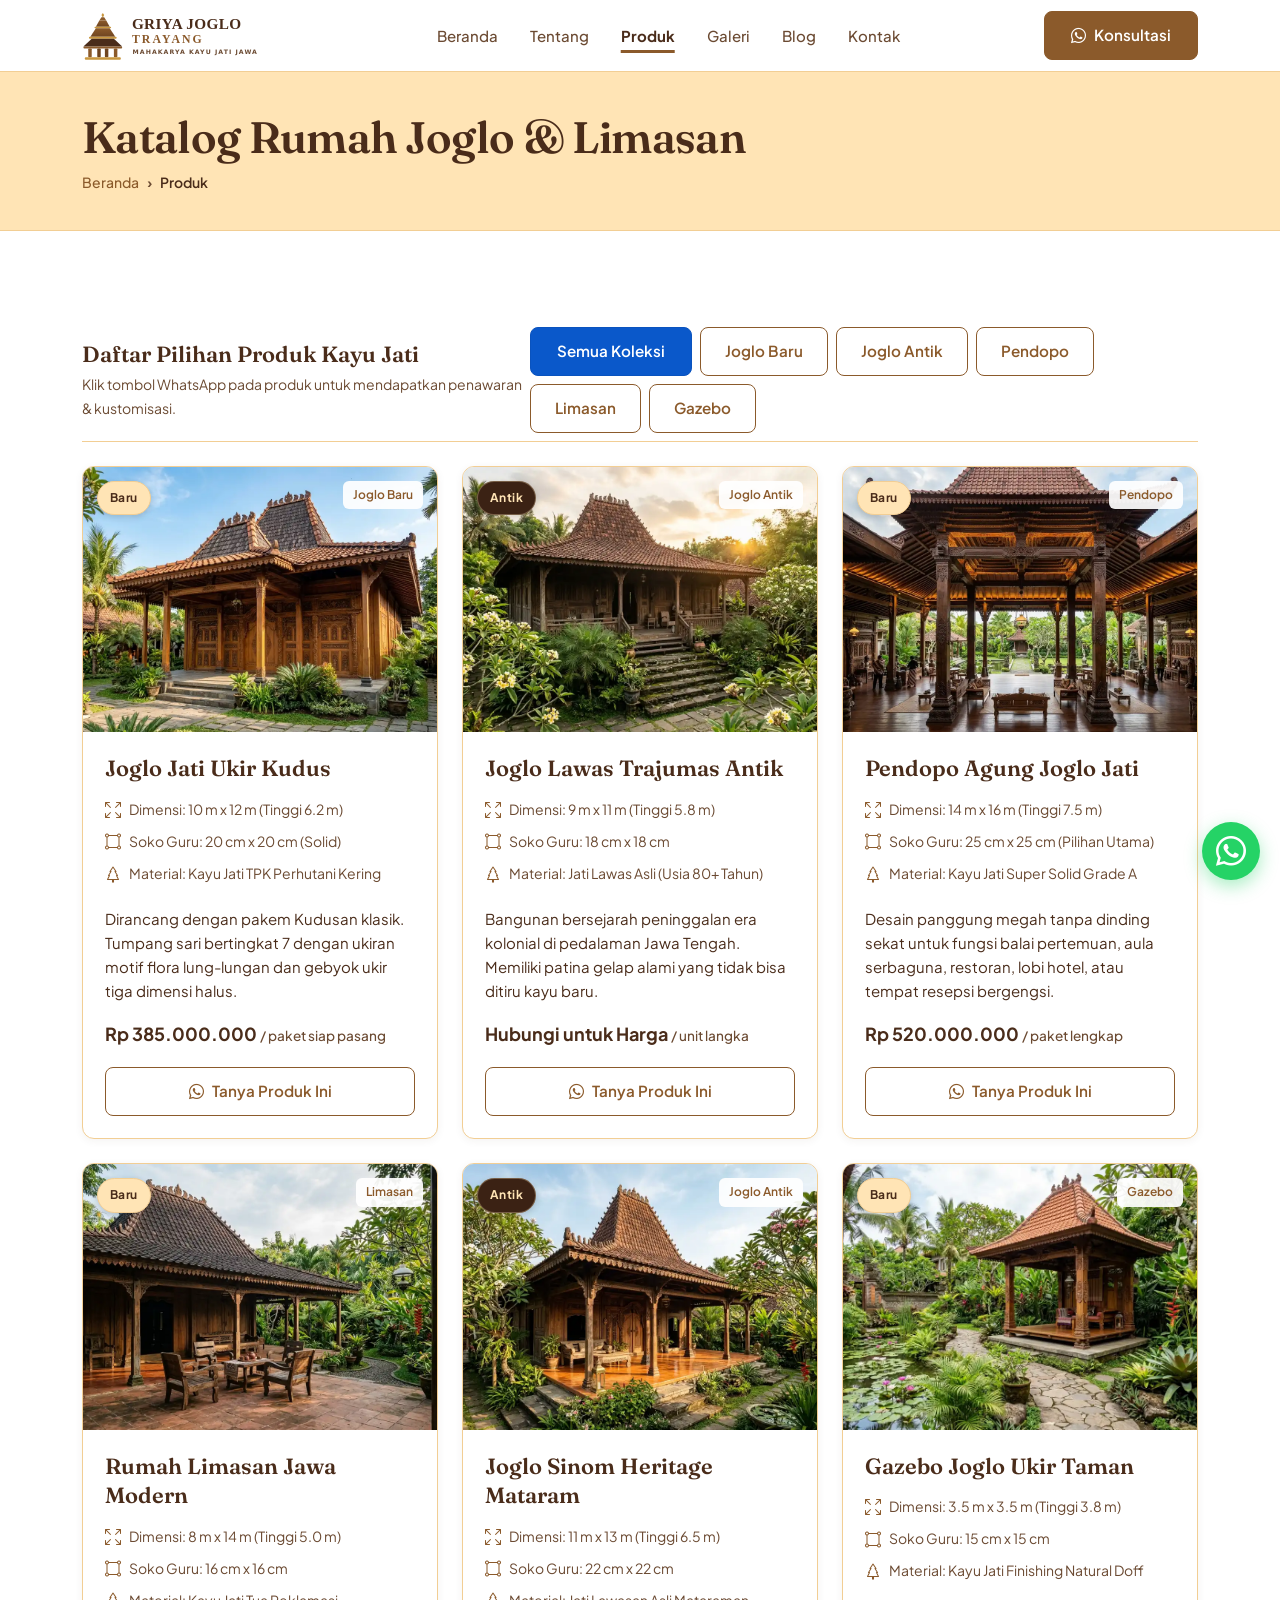
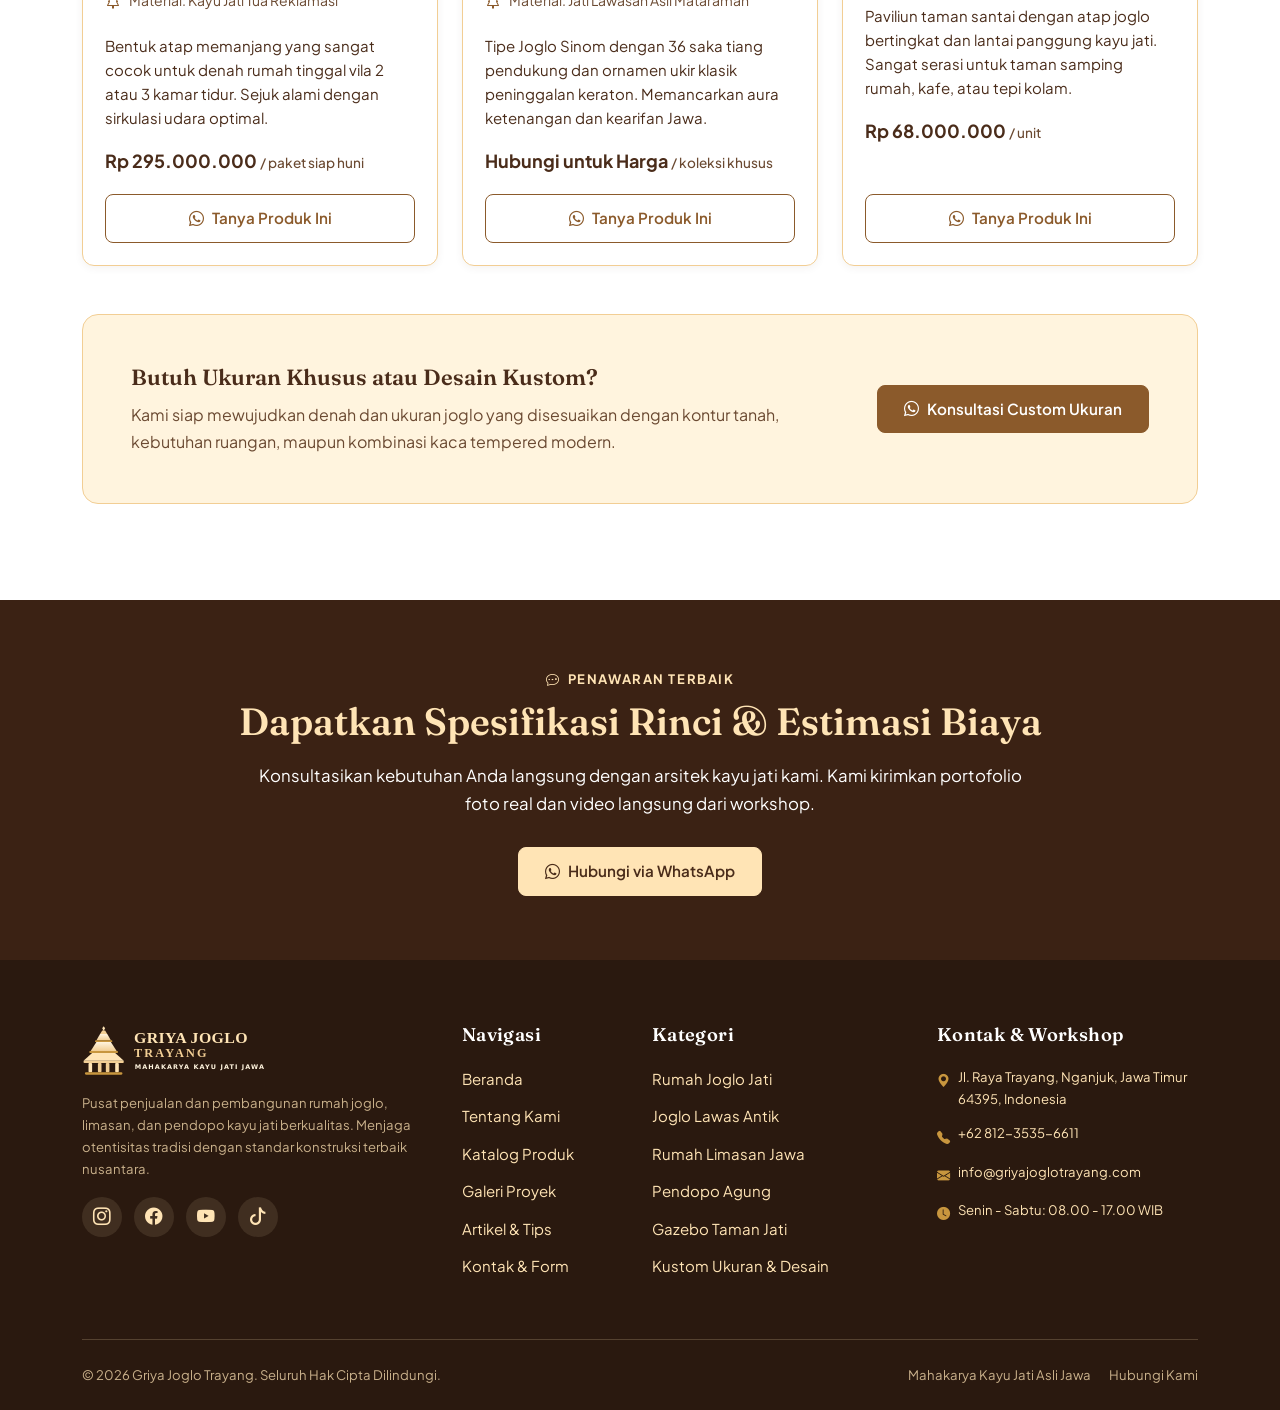
<file: produk.html>
<!DOCTYPE html>
<html lang="id">
<head>
  <meta charset="UTF-8">
  <meta name="viewport" content="width=device-width, initial-scale=1.0">
  <title>Katalog Produk Rumah Joglo, Limasan & Pendopo — Griya Joglo Trayang</title>
  <meta name="description" content="Katalog lengkap rumah joglo kayu jati, joglo antik lawasan, rumah limasan Jawa, pendopo agung, dan gazebo taman. Spesifikasi kayu transparan dan konsultasi langsung via WhatsApp.">
  <link rel="canonical" href="https://griyajoglotrayang.com/produk.html">

  <!-- Open Graph -->
  <meta property="og:type" content="website">
  <meta property="og:url" content="https://griyajoglotrayang.com/produk.html">
  <meta property="og:title" content="Katalog Rumah Joglo Kayu Jati Asli — Griya Joglo Trayang">
  <meta property="og:description" content="Temukan tipe rumah joglo idaman Anda. Kayu jati berkualitas, soko guru kokoh, dan ukiran tumpang sari bernilai seni tinggi.">
  <meta property="og:image" content="assets/img/hero.webp">

  <!-- Google Fonts -->
  <link rel="preconnect" href="https://fonts.googleapis.com">
  <link rel="preconnect" href="https://fonts.gstatic.com" crossorigin>
  <link href="https://fonts.googleapis.com/css2?family=Fraunces:opsz,wght@9..144,600&family=Plus+Jakarta+Sans:wght@400;500;600;700&display=swap" rel="stylesheet">

  <!-- Bootstrap 5.3 CSS & Icons -->
  <link href="https://cdn.jsdelivr.net/npm/bootstrap@5.3.3/dist/css/bootstrap.min.css" rel="stylesheet" integrity="sha384-QWTKZyjpPEjISv5WaRU9OFeRpok6YctnYmDr5pNlyT2bRjXh0JMhjY6hW+ALEwIH" crossorigin="anonymous">
  <link rel="stylesheet" href="https://cdn.jsdelivr.net/npm/bootstrap-icons@1.11.3/font/bootstrap-icons.min.css">

  <!-- Custom Stylesheet -->
  <link rel="stylesheet" href="assets/css/style.css">

  <!-- Structured Data JSON-LD -->
  <script type="application/ld+json">
  {
    "@context": "https://schema.org",
    "@type": "BreadcrumbList",
    "itemListElement": [
      {
        "@type": "ListItem",
        "position": 1,
        "name": "Beranda",
        "item": "https://griyajoglotrayang.com/"
      },
      {
        "@type": "ListItem",
        "position": 2,
        "name": "Katalog Produk",
        "item": "https://griyajoglotrayang.com/produk.html"
      }
    ]
  }
  </script>
  <!-- Favicon & App Icons -->
  <link rel="icon" type="image/svg+xml" href="assets/img/favicon.svg">
  <link rel="icon" type="image/png" sizes="32x32" href="assets/img/favicon-32x32.png">
  <link rel="icon" type="image/png" sizes="16x16" href="assets/img/favicon-16x16.png">
  <link rel="apple-touch-icon" sizes="180x180" href="assets/img/apple-touch-icon.png">
  <link rel="shortcut icon" href="favicon.ico">

</head>
<body>

  <!-- 1. Header / Navbar -->
  <header class="sticky-top">
    <nav class="navbar navbar-expand-lg gjt-navbar" aria-label="Navigasi Utama">
      <div class="container">
        <a class="navbar-brand d-flex align-items-center" href="index.html" aria-label="Griya Joglo Trayang Beranda">
          <img src="assets/img/logo-light.svg" alt="Logo Griya Joglo Trayang" width="220" height="55">
        </a>
        <button class="navbar-toggler" type="button" data-bs-toggle="collapse" data-bs-target="#navbarMain" aria-controls="navbarMain" aria-expanded="false" aria-label="Buka navigasi menu">
          <i class="bi bi-list fs-2 text-ink"></i>
        </button>

        <div class="collapse navbar-collapse" id="navbarMain">
          <ul class="navbar-nav mx-auto mb-2 mb-lg-0">
            <li class="nav-item">
              <a class="nav-link" href="index.html">Beranda</a>
            </li>
            <li class="nav-item">
              <a class="nav-link" href="tentang.html">Tentang</a>
            </li>
            <li class="nav-item">
              <a class="nav-link active" aria-current="page" href="produk.html">Produk</a>
            </li>
            <li class="nav-item">
              <a class="nav-link" href="galeri.html">Galeri</a>
            </li>
            <li class="nav-item">
              <a class="nav-link" href="blog.html">Blog</a>
            </li>
            <li class="nav-item">
              <a class="nav-link" href="kontak.html">Kontak</a>
            </li>
          </ul>
          <div class="d-flex align-items-center mt-3 mt-lg-0">
            <a href="https://wa.me/6281235356611?text=Halo%20Griya%20Joglo%20Trayang,%20saya%20ingin%20berkonsultasi." target="_blank" rel="noopener noreferrer" class="btn btn-primary w-100 w-lg-auto" aria-label="Konsultasi via WhatsApp">
              <i class="bi bi-whatsapp"></i> Konsultasi
            </a>
          </div>
        </div>
      </div>
    </nav>
  </header>

  <main>
    <!-- 2. Breadcrumb Band (Moccasin) -->
    <section class="breadcrumb-band" aria-label="Breadcrumb dan Judul Halaman">
      <div class="container">
        <h1 class="text-ink">Katalog Rumah Joglo & Limasan</h1>
        <nav aria-label="Breadcrumb">
          <ol class="breadcrumb gjt-breadcrumb">
            <li class="breadcrumb-item"><a href="index.html">Beranda</a></li>
            <li class="breadcrumb-item active" aria-current="page">Produk</li>
          </ol>
        </nav>
      </div>
    </section>

    <!-- 3. Section Produk Utama (Putih) -->
    <section class="section-padding bg-white" aria-labelledby="heading-katalog">
      <div class="container">
        <div class="d-flex flex-column flex-md-row justify-content-between align-items-md-center mb-4 pb-2 border-bottom">
          <div>
            <h2 id="heading-katalog" class="h3 mb-1">Daftar Pilihan Produk Kayu Jati</h2>
            <p class="text-ink-muted small mb-0">Klik tombol WhatsApp pada produk untuk mendapatkan penawaran & kustomisasi.</p>
          </div>
          <!-- Filter Kategori -->
          <div class="d-flex flex-wrap gap-2 mt-3 mt-md-0">
            <button type="button" class="btn btn-sm btn-primary product-filter-btn active" data-filter="all">Semua Koleksi</button>
            <button type="button" class="btn btn-sm btn-outline-brand product-filter-btn" data-filter="joglo-baru">Joglo Baru</button>
            <button type="button" class="btn btn-sm btn-outline-brand product-filter-btn" data-filter="joglo-antik">Joglo Antik</button>
            <button type="button" class="btn btn-sm btn-outline-brand product-filter-btn" data-filter="pendopo">Pendopo</button>
            <button type="button" class="btn btn-sm btn-outline-brand product-filter-btn" data-filter="limasan">Limasan</button>
            <button type="button" class="btn btn-sm btn-outline-brand product-filter-btn" data-filter="gazebo">Gazebo</button>
          </div>
        </div>

        <!-- Grid Produk -->
        <div class="row g-4" id="productList">
          <!-- Produk 1 -->
          <div class="col-md-6 col-lg-4 product-item reveal" data-category="joglo-baru">
            <div class="gjt-card">
              <div class="card-img-wrap">
                <span class="badge-condition baru">Baru</span>
                <span class="badge-category">Joglo Baru</span>
                <img src="assets/img/joglo-kudus.webp" alt="Joglo Jati Ukir Kudus" width="600" height="450" loading="lazy">
              </div>
              <div class="card-body-custom">
                <h3>Joglo Jati Ukir Kudus</h3>
                <ul class="product-specs">
                  <li><i class="bi bi-arrows-fullscreen"></i> Dimensi: 10 m x 12 m (Tinggi 6.2 m)</li>
                  <li><i class="bi bi-bounding-box-circles"></i> Soko Guru: 20 cm x 20 cm (Solid)</li>
                  <li><i class="bi bi-tree"></i> Material: Kayu Jati TPK Perhutani Kering</li>
                </ul>
                <p class="product-desc">
                  Dirancang dengan pakem Kudusan klasik. Tumpang sari bertingkat 7 dengan ukiran motif flora lung-lungan dan gebyok ukir tiga dimensi halus.
                </p>
                <div class="product-price">Rp 385.000.000 <span>/ paket siap pasang</span></div>
                <button type="button" class="btn btn-outline-brand w-100 mt-auto" onclick="tanyaProduk('Joglo Jati Ukir Kudus')">
                  <i class="bi bi-whatsapp"></i> Tanya Produk Ini
                </button>
              </div>
            </div>
          </div>

          <!-- Produk 2 -->
          <div class="col-md-6 col-lg-4 product-item reveal" data-category="joglo-antik">
            <div class="gjt-card">
              <div class="card-img-wrap">
                <span class="badge-condition antik">Antik</span>
                <span class="badge-category">Joglo Antik</span>
                <img src="assets/img/joglo-antik.webp" alt="Joglo Lawas Trajumas Antik" width="600" height="450" loading="lazy">
              </div>
              <div class="card-body-custom">
                <h3>Joglo Lawas Trajumas Antik</h3>
                <ul class="product-specs">
                  <li><i class="bi bi-arrows-fullscreen"></i> Dimensi: 9 m x 11 m (Tinggi 5.8 m)</li>
                  <li><i class="bi bi-bounding-box-circles"></i> Soko Guru: 18 cm x 18 cm</li>
                  <li><i class="bi bi-tree"></i> Material: Jati Lawas Asli (Usia 80+ Tahun)</li>
                </ul>
                <p class="product-desc">
                  Bangunan bersejarah peninggalan era kolonial di pedalaman Jawa Tengah. Memiliki patina gelap alami yang tidak bisa ditiru kayu baru.
                </p>
                <div class="product-price">Hubungi untuk Harga <span>/ unit langka</span></div>
                <button type="button" class="btn btn-outline-brand w-100 mt-auto" onclick="tanyaProduk('Joglo Lawas Trajumas Antik')">
                  <i class="bi bi-whatsapp"></i> Tanya Produk Ini
                </button>
              </div>
            </div>
          </div>

          <!-- Produk 3 -->
          <div class="col-md-6 col-lg-4 product-item reveal" data-category="pendopo">
            <div class="gjt-card">
              <div class="card-img-wrap">
                <span class="badge-condition baru">Baru</span>
                <span class="badge-category">Pendopo</span>
                <img src="assets/img/joglo-pendopo.webp" alt="Pendopo Agung Joglo Jati" width="600" height="450" loading="lazy">
              </div>
              <div class="card-body-custom">
                <h3>Pendopo Agung Joglo Jati</h3>
                <ul class="product-specs">
                  <li><i class="bi bi-arrows-fullscreen"></i> Dimensi: 14 m x 16 m (Tinggi 7.5 m)</li>
                  <li><i class="bi bi-bounding-box-circles"></i> Soko Guru: 25 cm x 25 cm (Pilihan Utama)</li>
                  <li><i class="bi bi-tree"></i> Material: Kayu Jati Super Solid Grade A</li>
                </ul>
                <p class="product-desc">
                  Desain panggung megah tanpa dinding sekat untuk fungsi balai pertemuan, aula serbaguna, restoran, lobi hotel, atau tempat resepsi bergengsi.
                </p>
                <div class="product-price">Rp 520.000.000 <span>/ paket lengkap</span></div>
                <button type="button" class="btn btn-outline-brand w-100 mt-auto" onclick="tanyaProduk('Pendopo Agung Joglo Jati')">
                  <i class="bi bi-whatsapp"></i> Tanya Produk Ini
                </button>
              </div>
            </div>
          </div>

          <!-- Produk 4 -->
          <div class="col-md-6 col-lg-4 product-item reveal" data-category="limasan">
            <div class="gjt-card">
              <div class="card-img-wrap">
                <span class="badge-condition baru">Baru</span>
                <span class="badge-category">Limasan</span>
                <img src="assets/img/rumah-limasan.webp" alt="Rumah Limasan Jawa Modern" width="600" height="450" loading="lazy">
              </div>
              <div class="card-body-custom">
                <h3>Rumah Limasan Jawa Modern</h3>
                <ul class="product-specs">
                  <li><i class="bi bi-arrows-fullscreen"></i> Dimensi: 8 m x 14 m (Tinggi 5.0 m)</li>
                  <li><i class="bi bi-bounding-box-circles"></i> Soko Guru: 16 cm x 16 cm</li>
                  <li><i class="bi bi-tree"></i> Material: Kayu Jati Tua Reklamasi</li>
                </ul>
                <p class="product-desc">
                  Bentuk atap memanjang yang sangat cocok untuk denah rumah tinggal vila 2 atau 3 kamar tidur. Sejuk alami dengan sirkulasi udara optimal.
                </p>
                <div class="product-price">Rp 295.000.000 <span>/ paket siap huni</span></div>
                <button type="button" class="btn btn-outline-brand w-100 mt-auto" onclick="tanyaProduk('Rumah Limasan Jawa Modern')">
                  <i class="bi bi-whatsapp"></i> Tanya Produk Ini
                </button>
              </div>
            </div>
          </div>

          <!-- Produk 5 -->
          <div class="col-md-6 col-lg-4 product-item reveal" data-category="joglo-antik">
            <div class="gjt-card">
              <div class="card-img-wrap">
                <span class="badge-condition antik">Antik</span>
                <span class="badge-category">Joglo Antik</span>
                <img src="assets/img/hero.webp" alt="Joglo Sinom Heritage Mataram" width="600" height="450" loading="lazy">
              </div>
              <div class="card-body-custom">
                <h3>Joglo Sinom Heritage Mataram</h3>
                <ul class="product-specs">
                  <li><i class="bi bi-arrows-fullscreen"></i> Dimensi: 11 m x 13 m (Tinggi 6.5 m)</li>
                  <li><i class="bi bi-bounding-box-circles"></i> Soko Guru: 22 cm x 22 cm</li>
                  <li><i class="bi bi-tree"></i> Material: Jati Lawasan Asli Mataraman</li>
                </ul>
                <p class="product-desc">
                  Tipe Joglo Sinom dengan 36 saka tiang pendukung dan ornamen ukir klasik peninggalan keraton. Memancarkan aura ketenangan dan kearifan Jawa.
                </p>
                <div class="product-price">Hubungi untuk Harga <span>/ koleksi khusus</span></div>
                <button type="button" class="btn btn-outline-brand w-100 mt-auto" onclick="tanyaProduk('Joglo Sinom Heritage Mataram')">
                  <i class="bi bi-whatsapp"></i> Tanya Produk Ini
                </button>
              </div>
            </div>
          </div>

          <!-- Produk 6 -->
          <div class="col-md-6 col-lg-4 product-item reveal" data-category="gazebo">
            <div class="gjt-card">
              <div class="card-img-wrap">
                <span class="badge-condition baru">Baru</span>
                <span class="badge-category">Gazebo</span>
                <img src="assets/img/gazebo-joglo.webp" alt="Gazebo Joglo Ukir Taman" width="600" height="450" loading="lazy">
              </div>
              <div class="card-body-custom">
                <h3>Gazebo Joglo Ukir Taman</h3>
                <ul class="product-specs">
                  <li><i class="bi bi-arrows-fullscreen"></i> Dimensi: 3.5 m x 3.5 m (Tinggi 3.8 m)</li>
                  <li><i class="bi bi-bounding-box-circles"></i> Soko Guru: 15 cm x 15 cm</li>
                  <li><i class="bi bi-tree"></i> Material: Kayu Jati Finishing Natural Doff</li>
                </ul>
                <p class="product-desc">
                  Paviliun taman santai dengan atap joglo bertingkat dan lantai panggung kayu jati. Sangat serasi untuk taman samping rumah, kafe, atau tepi kolam.
                </p>
                <div class="product-price">Rp 68.000.000 <span>/ unit</span></div>
                <button type="button" class="btn btn-outline-brand w-100 mt-auto" onclick="tanyaProduk('Gazebo Joglo Ukir Taman')">
                  <i class="bi bi-whatsapp"></i> Tanya Produk Ini
                </button>
              </div>
            </div>
          </div>
        </div>

        <!-- Custom Order Banner -->
        <div class="mt-5 p-4 p-lg-5 rounded-4 bg-moccasin-soft border reveal text-center text-md-start d-flex flex-column flex-md-row align-items-center justify-content-between gap-4">
          <div>
            <h3 class="mb-2">Butuh Ukuran Khusus atau Desain Kustom?</h3>
            <p class="text-ink-muted mb-0 text-constrained">
              Kami siap mewujudkan denah dan ukuran joglo yang disesuaikan dengan kontur tanah, kebutuhan ruangan, maupun kombinasi kaca tempered modern.
            </p>
          </div>
          <a href="https://wa.me/6281235356611?text=Halo%20Griya%20Joglo%20Trayang,%20saya%20ingin%20konsultasi%20custom%20ukuran%20joglo." target="_blank" rel="noopener noreferrer" class="btn btn-primary text-nowrap">
            <i class="bi bi-whatsapp"></i> Konsultasi Custom Ukuran
          </a>
        </div>
      </div>
    </section>

    <!-- 4. CTA Band (Bark) -->
    <section class="cta-band" aria-label="Ajakan Konsultasi">
      <div class="container position-relative reveal">
        <span class="eyebrow eyebrow-moccasin mb-2"><i class="bi bi-chat-dots me-1"></i> Penawaran Terbaik</span>
        <h2 class="mb-3">Dapatkan Spesifikasi Rinci & Estimasi Biaya</h2>
        <p>Konsultasikan kebutuhan Anda langsung dengan arsitek kayu jati kami. Kami kirimkan portofolio foto real dan video langsung dari workshop.</p>
        <a href="https://wa.me/6281235356611?text=Halo%20Griya%20Joglo%20Trayang,%20saya%20ingin%20minta%20katalog%20dan%20harga%20lengkap." target="_blank" rel="noopener noreferrer" class="btn btn-moccasin btn-lg" aria-label="Minta Katalog via WhatsApp">
          <i class="bi bi-whatsapp"></i> Hubungi via WhatsApp
        </a>
      </div>
    </section>
  </main>

  <!-- 5. Footer -->
  <footer class="site-footer" aria-label="Footer Website">
    <div class="container">
      <div class="row g-4">
        <div class="col-lg-4 col-md-6">
          <img src="assets/img/logo-dark.svg" alt="Logo Griya Joglo Trayang" width="220" height="55" class="mb-3">
          <p class="small text-moccasin opacity-75 mb-3">
            Pusat penjualan dan pembangunan rumah joglo, limasan, dan pendopo kayu jati berkualitas. Menjaga otentisitas tradisi dengan standar konstruksi terbaik nusantara.
          </p>
          <div class="social-icons">
            <a href="https://instagram.com" target="_blank" rel="noopener noreferrer" class="social-link" aria-label="Instagram"><i class="bi bi-instagram"></i></a>
            <a href="https://facebook.com" target="_blank" rel="noopener noreferrer" class="social-link" aria-label="Facebook"><i class="bi bi-facebook"></i></a>
            <a href="https://youtube.com" target="_blank" rel="noopener noreferrer" class="social-link" aria-label="YouTube"><i class="bi bi-youtube"></i></a>
            <a href="https://tiktok.com" target="_blank" rel="noopener noreferrer" class="social-link" aria-label="TikTok"><i class="bi bi-tiktok"></i></a>
          </div>
        </div>

        <div class="col-lg-2 col-md-6 col-6">
          <h4 class="footer-title">Navigasi</h4>
          <ul class="footer-nav">
            <li><a href="index.html">Beranda</a></li>
            <li><a href="tentang.html">Tentang Kami</a></li>
            <li><a href="produk.html">Katalog Produk</a></li>
            <li><a href="galeri.html">Galeri Proyek</a></li>
            <li><a href="blog.html">Artikel & Tips</a></li>
            <li><a href="kontak.html">Kontak & Form</a></li>
          </ul>
        </div>

        <div class="col-lg-3 col-md-6 col-6">
          <h4 class="footer-title">Kategori</h4>
          <ul class="footer-nav">
            <li><a href="produk.html">Rumah Joglo Jati</a></li>
            <li><a href="produk.html">Joglo Lawas Antik</a></li>
            <li><a href="produk.html">Rumah Limasan Jawa</a></li>
            <li><a href="produk.html">Pendopo Agung</a></li>
            <li><a href="produk.html">Gazebo Taman Jati</a></li>
            <li><a href="produk.html">Kustom Ukuran & Desain</a></li>
          </ul>
        </div>

        <div class="col-lg-3 col-md-6">
          <h4 class="footer-title">Kontak & Workshop</h4>
          <ul class="footer-nav text-moccasin opacity-90 small">
            <li class="d-flex gap-2">
              <i class="bi bi-geo-alt-fill text-gold mt-1"></i>
              <span>Jl. Raya Trayang, Nganjuk, Jawa Timur 64395, Indonesia</span>
            </li>
            <li class="d-flex gap-2">
              <i class="bi bi-telephone-fill text-gold mt-1"></i>
              <span>+62 812-3535-6611</span>
            </li>
            <li class="d-flex gap-2">
              <i class="bi bi-envelope-fill text-gold mt-1"></i>
              <span>info@griyajoglotrayang.com</span>
            </li>
            <li class="d-flex gap-2">
              <i class="bi bi-clock-fill text-gold mt-1"></i>
              <span>Senin - Sabtu: 08.00 - 17.00 WIB</span>
            </li>
          </ul>
        </div>
      </div>

      <div class="footer-divider"></div>

      <div class="d-flex flex-column flex-md-row justify-content-between align-items-center small opacity-75">
        <div>&copy; 2026 Griya Joglo Trayang. Seluruh Hak Cipta Dilindungi.</div>
        <div class="mt-2 mt-md-0">
          <span class="me-3">Mahakarya Kayu Jati Asli Jawa</span>
          <a href="kontak.html">Hubungi Kami</a>
        </div>
      </div>
    </div>
  </footer>

  <!-- Back to Top Button -->
  <button type="button" class="back-to-top-btn" id="backToTopBtn" aria-label="Kembali ke atas" title="Kembali ke atas">
    <i class="bi bi-chevron-up"></i>
  </button>

  <!-- Floating WhatsApp Action Button -->
  <a href="https://wa.me/6281235356611?text=Halo%20Griya%20Joglo%20Trayang,%20saya%20ingin%20konsultasi%20pemesanan%20rumah%20joglo." target="_blank" rel="noopener noreferrer" class="floating-wa-btn" aria-label="Chat via WhatsApp">
    <i class="bi bi-whatsapp"></i>
  </a>

  <!-- Bootstrap JS Bundle -->
  <script src="https://cdn.jsdelivr.net/npm/bootstrap@5.3.3/dist/js/bootstrap.bundle.min.js" integrity="sha384-YvpcrYf0tY3lHB60NNkmXc5s9fDVZLESaAA55NDzOxhy9GkcIdslK1eN7N6jIeHz" crossorigin="anonymous"></script>
  <!-- Main Script -->
  <script src="assets/js/main.js"></script>
</body>
</html>
</file>
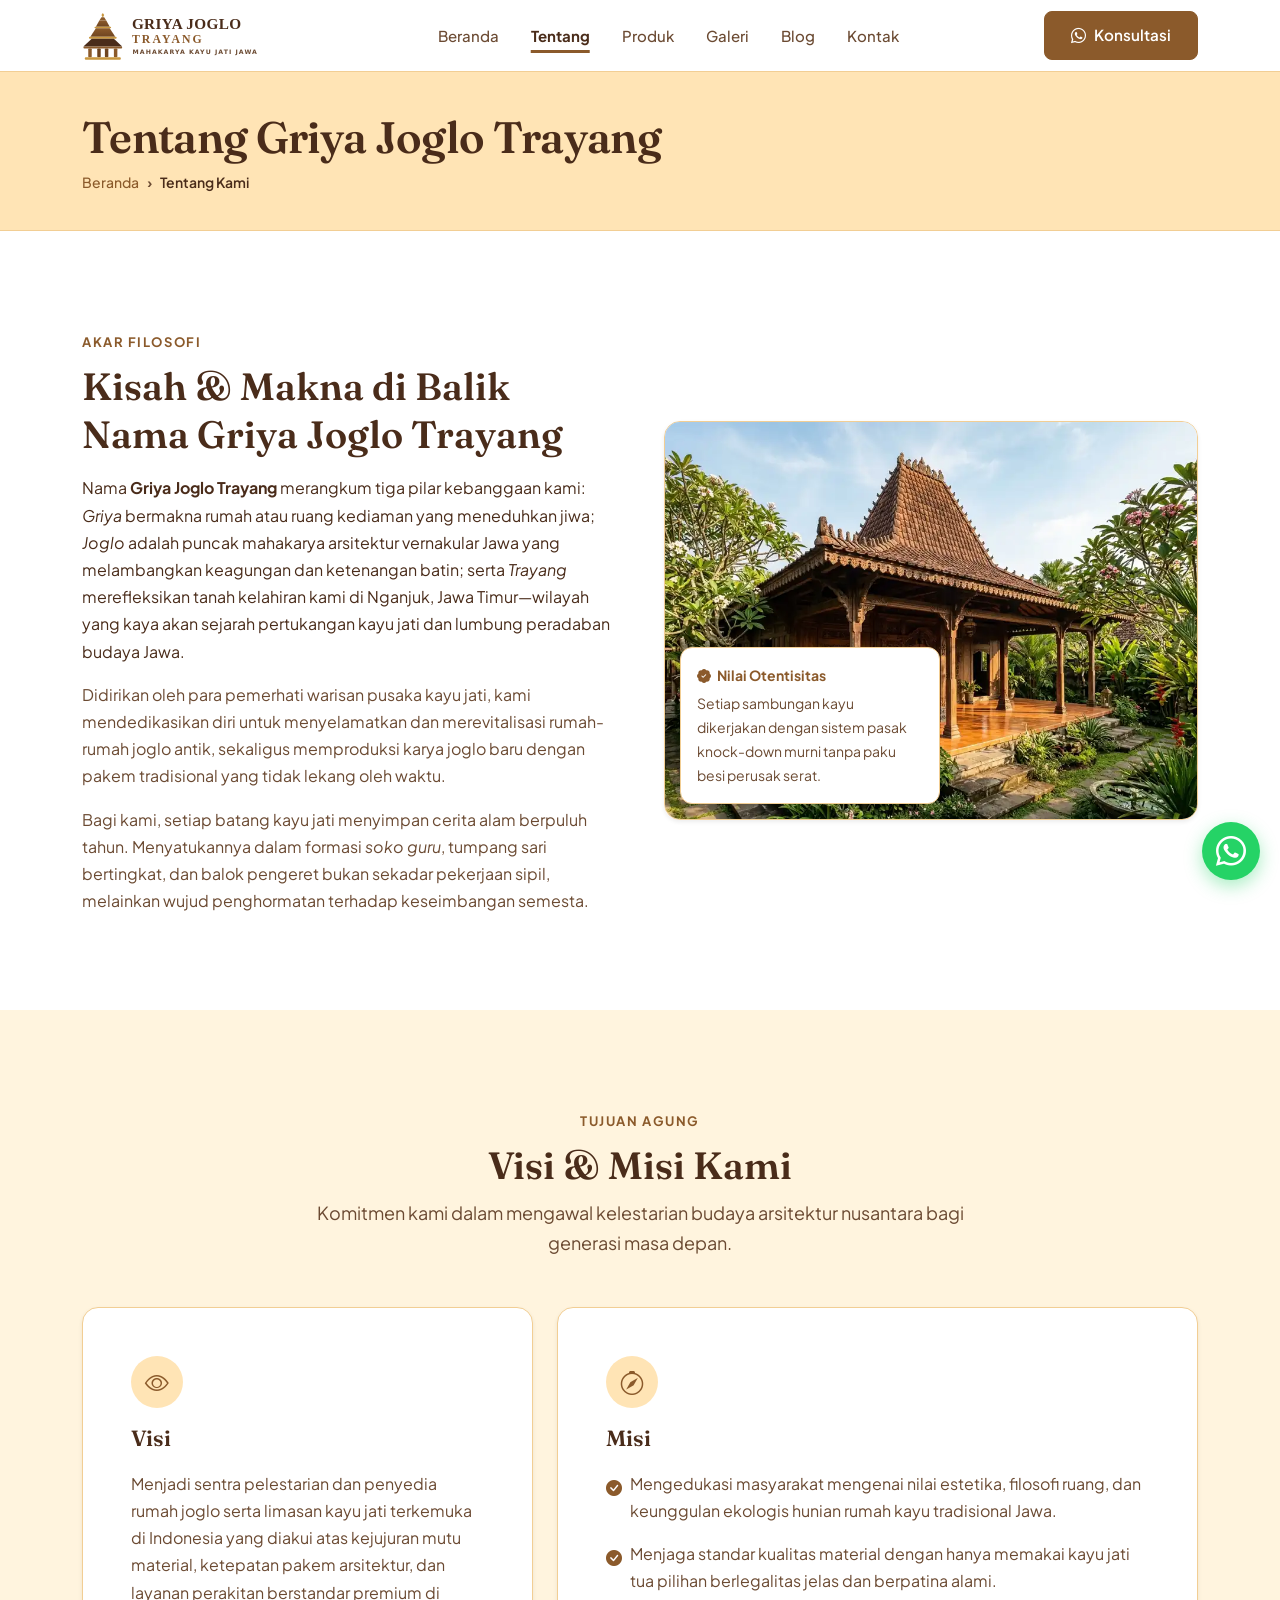
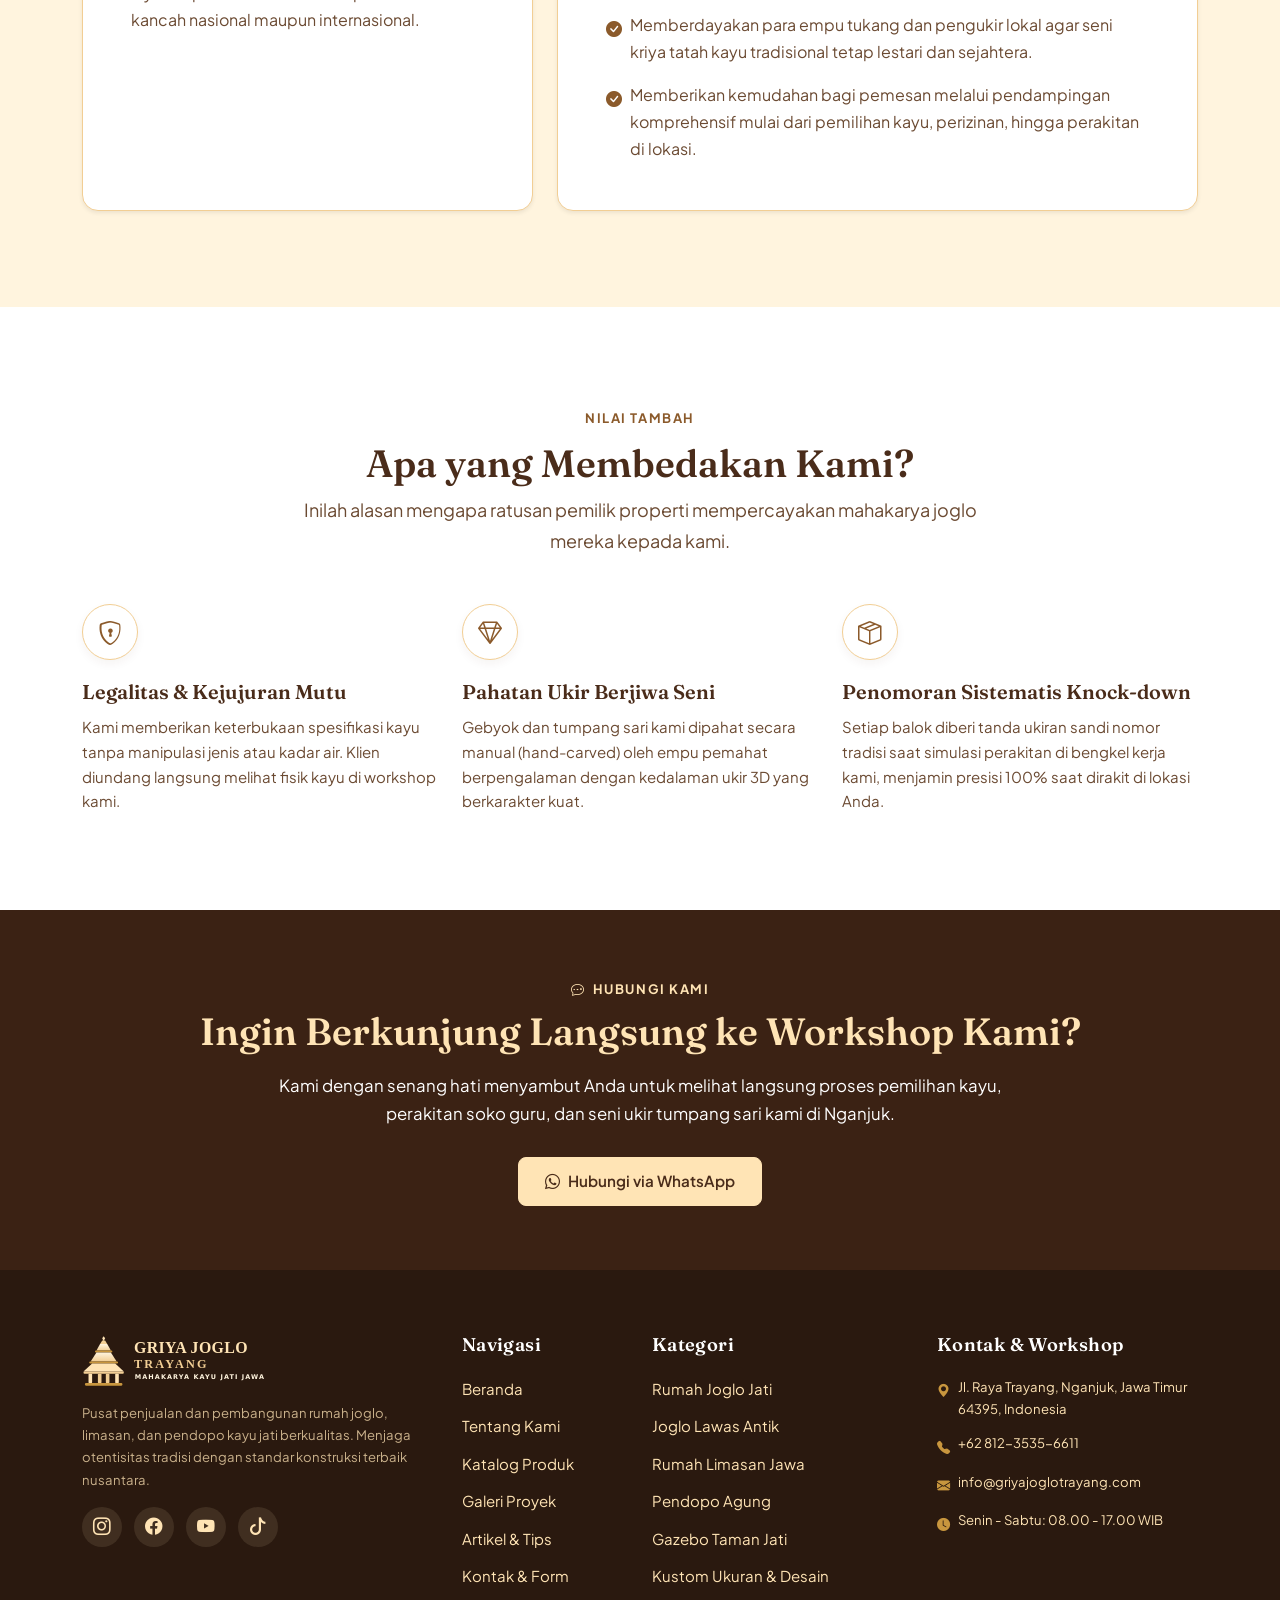
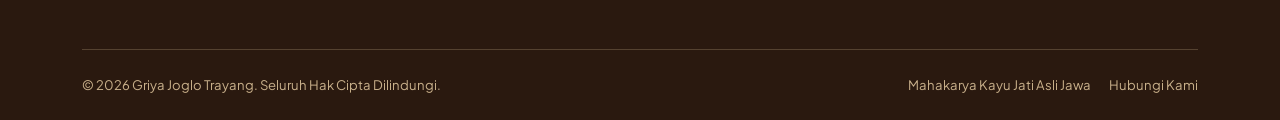
<file: tentang.html>
<!DOCTYPE html>
<html lang="id">
<head>
  <meta charset="UTF-8">
  <meta name="viewport" content="width=device-width, initial-scale=1.0">
  <title>Tentang Kami — Griya Joglo Trayang | Dedikasi Arsitektur Tradisional Jawa</title>
  <meta name="description" content="Kisah perjalanan Griya Joglo Trayang, makna filosofis nama Trayang, serta visi misi kami dalam melestarikan mahakarya rumah joglo kayu jati berkelas tinggi.">
  <link rel="canonical" href="https://griyajoglotrayang.com/tentang.html">

  <!-- Open Graph -->
  <meta property="og:type" content="website">
  <meta property="og:url" content="https://griyajoglotrayang.com/tentang.html">
  <meta property="og:title" content="Tentang Griya Joglo Trayang — Penjaga Warisan Arsitektur Kayu Jati">
  <meta property="og:description" content="Cerita brand, komitmen kualitas material kayu jati, serta filosofi ketukangan tradisional di balik Griya Joglo Trayang.">
  <meta property="og:image" content="assets/img/hero.webp">

  <!-- Google Fonts -->
  <link rel="preconnect" href="https://fonts.googleapis.com">
  <link rel="preconnect" href="https://fonts.gstatic.com" crossorigin>
  <link href="https://fonts.googleapis.com/css2?family=Fraunces:opsz,wght@9..144,600&family=Plus+Jakarta+Sans:wght@400;500;600;700&display=swap" rel="stylesheet">

  <!-- Bootstrap 5.3 CSS & Icons -->
  <link href="https://cdn.jsdelivr.net/npm/bootstrap@5.3.3/dist/css/bootstrap.min.css" rel="stylesheet" integrity="sha384-QWTKZyjpPEjISv5WaRU9OFeRpok6YctnYmDr5pNlyT2bRjXh0JMhjY6hW+ALEwIH" crossorigin="anonymous">
  <link rel="stylesheet" href="https://cdn.jsdelivr.net/npm/bootstrap-icons@1.11.3/font/bootstrap-icons.min.css">

  <!-- Custom Stylesheet -->
  <link rel="stylesheet" href="assets/css/style.css">

  <!-- Structured Data JSON-LD -->
  <script type="application/ld+json">
  {
    "@context": "https://schema.org",
    "@type": "BreadcrumbList",
    "itemListElement": [
      {
        "@type": "ListItem",
        "position": 1,
        "name": "Beranda",
        "item": "https://griyajoglotrayang.com/"
      },
      {
        "@type": "ListItem",
        "position": 2,
        "name": "Tentang Kami",
        "item": "https://griyajoglotrayang.com/tentang.html"
      }
    ]
  }
  </script>
  <!-- Favicon & App Icons -->
  <link rel="icon" type="image/svg+xml" href="assets/img/favicon.svg">
  <link rel="icon" type="image/png" sizes="32x32" href="assets/img/favicon-32x32.png">
  <link rel="icon" type="image/png" sizes="16x16" href="assets/img/favicon-16x16.png">
  <link rel="apple-touch-icon" sizes="180x180" href="assets/img/apple-touch-icon.png">
  <link rel="shortcut icon" href="favicon.ico">

</head>
<body>

  <!-- 1. Header / Navbar -->
  <header class="sticky-top">
    <nav class="navbar navbar-expand-lg gjt-navbar" aria-label="Navigasi Utama">
      <div class="container">
        <a class="navbar-brand d-flex align-items-center" href="index.html" aria-label="Griya Joglo Trayang Beranda">
          <img src="assets/img/logo-light.svg" alt="Logo Griya Joglo Trayang" width="220" height="55">
        </a>
        <button class="navbar-toggler" type="button" data-bs-toggle="collapse" data-bs-target="#navbarMain" aria-controls="navbarMain" aria-expanded="false" aria-label="Buka navigasi menu">
          <i class="bi bi-list fs-2 text-ink"></i>
        </button>

        <div class="collapse navbar-collapse" id="navbarMain">
          <ul class="navbar-nav mx-auto mb-2 mb-lg-0">
            <li class="nav-item">
              <a class="nav-link" href="index.html">Beranda</a>
            </li>
            <li class="nav-item">
              <a class="nav-link active" aria-current="page" href="tentang.html">Tentang</a>
            </li>
            <li class="nav-item">
              <a class="nav-link" href="produk.html">Produk</a>
            </li>
            <li class="nav-item">
              <a class="nav-link" href="galeri.html">Galeri</a>
            </li>
            <li class="nav-item">
              <a class="nav-link" href="blog.html">Blog</a>
            </li>
            <li class="nav-item">
              <a class="nav-link" href="kontak.html">Kontak</a>
            </li>
          </ul>
          <div class="d-flex align-items-center mt-3 mt-lg-0">
            <a href="https://wa.me/6281235356611?text=Halo%20Griya%20Joglo%20Trayang,%20saya%20ingin%20berkonsultasi." target="_blank" rel="noopener noreferrer" class="btn btn-primary w-100 w-lg-auto" aria-label="Konsultasi via WhatsApp">
              <i class="bi bi-whatsapp"></i> Konsultasi
            </a>
          </div>
        </div>
      </div>
    </nav>
  </header>

  <main>
    <!-- 2. Breadcrumb Band (Moccasin) -->
    <section class="breadcrumb-band" aria-label="Breadcrumb dan Judul Halaman">
      <div class="container">
        <h1 class="text-ink">Tentang Griya Joglo Trayang</h1>
        <nav aria-label="Breadcrumb">
          <ol class="breadcrumb gjt-breadcrumb">
            <li class="breadcrumb-item"><a href="index.html">Beranda</a></li>
            <li class="breadcrumb-item active" aria-current="page">Tentang Kami</li>
          </ol>
        </nav>
      </div>
    </section>

    <!-- 3. Cerita Brand & Makna Nama (Putih) -->
    <section class="section-padding bg-white" aria-labelledby="heading-kisah">
      <div class="container">
        <div class="row align-items-center g-5">
          <div class="col-lg-6 reveal">
            <span class="eyebrow">Akar Filosofi</span>
            <h2 id="heading-kisah" class="mb-3">Kisah & Makna di Balik Nama Griya Joglo Trayang</h2>
            <p class="text-constrained mb-3">
              Nama <strong>Griya Joglo Trayang</strong> merangkum tiga pilar kebanggaan kami: <em>Griya</em> bermakna rumah atau ruang kediaman yang meneduhkan jiwa; <em>Joglo</em> adalah puncak mahakarya arsitektur vernakular Jawa yang melambangkan keagungan dan ketenangan batin; serta <em>Trayang</em> merefleksikan tanah kelahiran kami di Nganjuk, Jawa Timur—wilayah yang kaya akan sejarah pertukangan kayu jati dan lumbung peradaban budaya Jawa.
            </p>
            <p class="text-constrained text-ink-muted mb-3">
              Didirikan oleh para pemerhati warisan pusaka kayu jati, kami mendedikasikan diri untuk menyelamatkan dan merevitalisasi rumah-rumah joglo antik, sekaligus memproduksi karya joglo baru dengan pakem tradisional yang tidak lekang oleh waktu.
            </p>
            <p class="text-constrained text-ink-muted mb-0">
              Bagi kami, setiap batang kayu jati menyimpan cerita alam berpuluh tahun. Menyatukannya dalam formasi <em>soko guru</em>, tumpang sari bertingkat, dan balok pengeret bukan sekadar pekerjaan sipil, melainkan wujud penghormatan terhadap keseimbangan semesta.
            </p>
          </div>
          <div class="col-lg-6 reveal">
            <div class="position-relative">
              <img src="assets/img/hero.webp" alt="Bengkel Kerja dan Rumah Joglo Griya Joglo Trayang" class="img-fluid rounded-4 shadow-sm border" width="600" height="450">
              <div class="position-absolute bottom-0 start-0 m-3 p-3 bg-white rounded-3 border shadow-sm d-none d-sm-block" style="max-width: 260px;">
                <div class="small fw-bold text-teak mb-1"><i class="bi bi-patch-check-fill me-1"></i> Nilai Otentisitas</div>
                <div class="small text-ink-muted">Setiap sambungan kayu dikerjakan dengan sistem pasak knock-down murni tanpa paku besi perusak serat.</div>
              </div>
            </div>
          </div>
        </div>
      </div>
    </section>

    <!-- 4. Visi dan Misi (Moccasin Soft) -->
    <section class="section-padding bg-moccasin-soft" aria-labelledby="heading-visi-misi">
      <div class="container">
        <div class="section-header text-center mx-auto" style="max-width: 680px;">
          <span class="eyebrow">Tujuan Agung</span>
          <h2 id="heading-visi-misi" class="mb-2">Visi & Misi Kami</h2>
          <p class="lead-text">Komitmen kami dalam mengawal kelestarian budaya arsitektur nusantara bagi generasi masa depan.</p>
        </div>

        <div class="row g-4 justify-content-center">
          <!-- Visi -->
          <div class="col-lg-5 col-md-6 reveal">
            <div class="p-4 p-lg-5 bg-white rounded-4 border h-100 shadow-sm">
              <div class="d-inline-flex align-items-center justify-content-center bg-moccasin text-teak rounded-circle mb-3" style="width: 52px; height: 52px; font-size: 1.5rem;">
                <i class="bi bi-eye"></i>
              </div>
              <h3 class="mb-3">Visi</h3>
              <p class="text-ink-muted mb-0">
                Menjadi sentra pelestarian dan penyedia rumah joglo serta limasan kayu jati terkemuka di Indonesia yang diakui atas kejujuran mutu material, ketepatan pakem arsitektur, dan layanan perakitan berstandar premium di kancah nasional maupun internasional.
              </p>
            </div>
          </div>

          <!-- Misi -->
          <div class="col-lg-7 col-md-6 reveal">
            <div class="p-4 p-lg-5 bg-white rounded-4 border h-100 shadow-sm">
              <div class="d-inline-flex align-items-center justify-content-center bg-moccasin text-teak rounded-circle mb-3" style="width: 52px; height: 52px; font-size: 1.5rem;">
                <i class="bi bi-compass"></i>
              </div>
              <h3 class="mb-3">Misi</h3>
              <ul class="list-unstyled mb-0 d-flex flex-column gap-3 text-ink-muted">
                <li class="d-flex align-items-start gap-2">
                  <i class="bi bi-check-circle-fill text-teak mt-1"></i>
                  <span>Mengedukasi masyarakat mengenai nilai estetika, filosofi ruang, dan keunggulan ekologis hunian rumah kayu tradisional Jawa.</span>
                </li>
                <li class="d-flex align-items-start gap-2">
                  <i class="bi bi-check-circle-fill text-teak mt-1"></i>
                  <span>Menjaga standar kualitas material dengan hanya memakai kayu jati tua pilihan berlegalitas jelas dan berpatina alami.</span>
                </li>
                <li class="d-flex align-items-start gap-2">
                  <i class="bi bi-check-circle-fill text-teak mt-1"></i>
                  <span>Memberdayakan para empu tukang dan pengukir lokal agar seni kriya tatah kayu tradisional tetap lestari dan sejahtera.</span>
                </li>
                <li class="d-flex align-items-start gap-2">
                  <i class="bi bi-check-circle-fill text-teak mt-1"></i>
                  <span>Memberikan kemudahan bagi pemesan melalui pendampingan komprehensif mulai dari pemilihan kayu, perizinan, hingga perakitan di lokasi.</span>
                </li>
              </ul>
            </div>
          </div>
        </div>
      </div>
    </section>

    <!-- 5. Keunggulan yang Membedakan (Putih) -->
    <section class="section-padding bg-white" aria-labelledby="heading-keunggulan">
      <div class="container">
        <div class="section-header text-center mx-auto" style="max-width: 680px;">
          <span class="eyebrow">Nilai Tambah</span>
          <h2 id="heading-keunggulan" class="mb-2">Apa yang Membedakan Kami?</h2>
          <p class="lead-text">Inilah alasan mengapa ratusan pemilik properti mempercayakan mahakarya joglo mereka kepada kami.</p>
        </div>

        <div class="row g-4">
          <div class="col-md-4 reveal">
            <div class="feature-box">
              <div class="feature-icon-bubble">
                <i class="bi bi-shield-lock"></i>
              </div>
              <h3>Legalitas & Kejujuran Mutu</h3>
              <p>Kami memberikan keterbukaan spesifikasi kayu tanpa manipulasi jenis atau kadar air. Klien diundang langsung melihat fisik kayu di workshop kami.</p>
            </div>
          </div>

          <div class="col-md-4 reveal">
            <div class="feature-box">
              <div class="feature-icon-bubble">
                <i class="bi bi-gem"></i>
              </div>
              <h3>Pahatan Ukir Berjiwa Seni</h3>
              <p>Gebyok dan tumpang sari kami dipahat secara manual (hand-carved) oleh empu pemahat berpengalaman dengan kedalaman ukir 3D yang berkarakter kuat.</p>
            </div>
          </div>

          <div class="col-md-4 reveal">
            <div class="feature-box">
              <div class="feature-icon-bubble">
                <i class="bi bi-box-seam"></i>
              </div>
              <h3>Penomoran Sistematis Knock-down</h3>
              <p>Setiap balok diberi tanda ukiran sandi nomor tradisi saat simulasi perakitan di bengkel kerja kami, menjamin presisi 100% saat dirakit di lokasi Anda.</p>
            </div>
          </div>
        </div>
      </div>
    </section>

    <!-- 6. CTA Band (Bark) -->
    <section class="cta-band" aria-label="Ajakan Konsultasi">
      <div class="container position-relative reveal">
        <span class="eyebrow eyebrow-moccasin mb-2"><i class="bi bi-chat-dots me-1"></i> Hubungi Kami</span>
        <h2 class="mb-3">Ingin Berkunjung Langsung ke Workshop Kami?</h2>
        <p>Kami dengan senang hati menyambut Anda untuk melihat langsung proses pemilihan kayu, perakitan soko guru, dan seni ukir tumpang sari kami di Nganjuk.</p>
        <a href="https://wa.me/6281235356611?text=Halo%20Griya%20Joglo%20Trayang,%20saya%20ingin%20jadwalkan%20kunjungan%20ke%20workshop%20atau%20konsultasi%20joglo." target="_blank" rel="noopener noreferrer" class="btn btn-moccasin btn-lg" aria-label="Jadwalkan Konsultasi via WhatsApp">
          <i class="bi bi-whatsapp"></i> Hubungi via WhatsApp
        </a>
      </div>
    </section>
  </main>

  <!-- 7. Footer -->
  <footer class="site-footer" aria-label="Footer Website">
    <div class="container">
      <div class="row g-4">
        <div class="col-lg-4 col-md-6">
          <img src="assets/img/logo-dark.svg" alt="Logo Griya Joglo Trayang" width="220" height="55" class="mb-3">
          <p class="small text-moccasin opacity-75 mb-3">
            Pusat penjualan dan pembangunan rumah joglo, limasan, dan pendopo kayu jati berkualitas. Menjaga otentisitas tradisi dengan standar konstruksi terbaik nusantara.
          </p>
          <div class="social-icons">
            <a href="https://instagram.com" target="_blank" rel="noopener noreferrer" class="social-link" aria-label="Instagram"><i class="bi bi-instagram"></i></a>
            <a href="https://facebook.com" target="_blank" rel="noopener noreferrer" class="social-link" aria-label="Facebook"><i class="bi bi-facebook"></i></a>
            <a href="https://youtube.com" target="_blank" rel="noopener noreferrer" class="social-link" aria-label="YouTube"><i class="bi bi-youtube"></i></a>
            <a href="https://tiktok.com" target="_blank" rel="noopener noreferrer" class="social-link" aria-label="TikTok"><i class="bi bi-tiktok"></i></a>
          </div>
        </div>

        <div class="col-lg-2 col-md-6 col-6">
          <h4 class="footer-title">Navigasi</h4>
          <ul class="footer-nav">
            <li><a href="index.html">Beranda</a></li>
            <li><a href="tentang.html">Tentang Kami</a></li>
            <li><a href="produk.html">Katalog Produk</a></li>
            <li><a href="galeri.html">Galeri Proyek</a></li>
            <li><a href="blog.html">Artikel & Tips</a></li>
            <li><a href="kontak.html">Kontak & Form</a></li>
          </ul>
        </div>

        <div class="col-lg-3 col-md-6 col-6">
          <h4 class="footer-title">Kategori</h4>
          <ul class="footer-nav">
            <li><a href="produk.html">Rumah Joglo Jati</a></li>
            <li><a href="produk.html">Joglo Lawas Antik</a></li>
            <li><a href="produk.html">Rumah Limasan Jawa</a></li>
            <li><a href="produk.html">Pendopo Agung</a></li>
            <li><a href="produk.html">Gazebo Taman Jati</a></li>
            <li><a href="produk.html">Kustom Ukuran & Desain</a></li>
          </ul>
        </div>

        <div class="col-lg-3 col-md-6">
          <h4 class="footer-title">Kontak & Workshop</h4>
          <ul class="footer-nav text-moccasin opacity-90 small">
            <li class="d-flex gap-2">
              <i class="bi bi-geo-alt-fill text-gold mt-1"></i>
              <span>Jl. Raya Trayang, Nganjuk, Jawa Timur 64395, Indonesia</span>
            </li>
            <li class="d-flex gap-2">
              <i class="bi bi-telephone-fill text-gold mt-1"></i>
              <span>+62 812-3535-6611</span>
            </li>
            <li class="d-flex gap-2">
              <i class="bi bi-envelope-fill text-gold mt-1"></i>
              <span>info@griyajoglotrayang.com</span>
            </li>
            <li class="d-flex gap-2">
              <i class="bi bi-clock-fill text-gold mt-1"></i>
              <span>Senin - Sabtu: 08.00 - 17.00 WIB</span>
            </li>
          </ul>
        </div>
      </div>

      <div class="footer-divider"></div>

      <div class="d-flex flex-column flex-md-row justify-content-between align-items-center small opacity-75">
        <div>&copy; 2026 Griya Joglo Trayang. Seluruh Hak Cipta Dilindungi.</div>
        <div class="mt-2 mt-md-0">
          <span class="me-3">Mahakarya Kayu Jati Asli Jawa</span>
          <a href="kontak.html">Hubungi Kami</a>
        </div>
      </div>
    </div>
  </footer>

  <!-- Back to Top Button -->
  <button type="button" class="back-to-top-btn" id="backToTopBtn" aria-label="Kembali ke atas" title="Kembali ke atas">
    <i class="bi bi-chevron-up"></i>
  </button>

  <!-- Floating WhatsApp Action Button -->
  <a href="https://wa.me/6281235356611?text=Halo%20Griya%20Joglo%20Trayang,%20saya%20ingin%20konsultasi%20pemesanan%20rumah%20joglo." target="_blank" rel="noopener noreferrer" class="floating-wa-btn" aria-label="Chat via WhatsApp">
    <i class="bi bi-whatsapp"></i>
  </a>

  <!-- Bootstrap JS Bundle -->
  <script src="https://cdn.jsdelivr.net/npm/bootstrap@5.3.3/dist/js/bootstrap.bundle.min.js" integrity="sha384-YvpcrYf0tY3lHB60NNkmXc5s9fDVZLESaAA55NDzOxhy9GkcIdslK1eN7N6jIeHz" crossorigin="anonymous"></script>
  <!-- Main Script -->
  <script src="assets/js/main.js"></script>
</body>
</html>
</file>
<file: assets/css/style.css>
/* ==========================================================================
   GRIYA JOGLO TRAYANG - DESIGN SYSTEM & CORE STYLES
   Berdasarkan DESIGN.md & PRD Versi 1.0
   ========================================================================== */

/* 1. CSS Custom Properties / Tokens */
:root {
  /* Token Brand */
  --gjt-moccasin: #FFE4B5;
  --gjt-moccasin-soft: #FFF4DE;
  --gjt-moccasin-deep: #F2CE94;
  --gjt-white: #FFFFFF;
  --gjt-ink: #4A2C1A;
  --gjt-ink-muted: #6B4A32;
  --gjt-teak: #8B5A2B;
  --gjt-teak-dark: #6F4521;
  --gjt-bark: #3B2214;
  --gjt-footer-bg: #2A190F;
  --gjt-border-strong: #A67C52;
  --gjt-gold: #C8963E;
  --gjt-wa: #25D366;
  --gjt-wa-hover: #1EBE5D;
  --gjt-danger: #B3261E;

  /* Bootstrap 5.3 Overrides */
  --bs-body-bg: var(--gjt-white);
  --bs-body-color: var(--gjt-ink);
  --bs-body-font-family: 'Plus Jakarta Sans', system-ui, -apple-system, 'Segoe UI', sans-serif;
  --bs-body-line-height: 1.7;
  --bs-heading-color: var(--gjt-ink);
  --bs-link-color: var(--gjt-teak);
  --bs-link-hover-color: var(--gjt-teak-dark);
  --bs-border-color: var(--gjt-moccasin-deep);
  --bs-border-radius: 8px;
  --bs-border-radius-lg: 12px;
  --bs-primary: var(--gjt-teak);
  --bs-primary-rgb: 139, 90, 43;

  /* Spacing & Sizes */
  --gjt-nav-height: 72px;
  --gjt-nav-height-mobile: 64px;
}

/* 2. Global Resets & Typography */
html {
  scroll-behavior: smooth;
  font-size: 16px;
}

body {
  font-family: var(--bs-body-font-family);
  color: var(--gjt-ink);
  background-color: var(--gjt-white);
  line-height: 1.7;
  overflow-x: clip;
  -webkit-font-smoothing: antialiased;
}

h1, h2, h3, h4, h5, h6,
.h1, .h2, .h3, .h4, .h5, .h6 {
  font-family: 'Fraunces', Georgia, 'Times New Roman', serif;
  font-weight: 600;
  color: var(--gjt-ink);
  margin-bottom: 0.75rem;
}

h1, .h1 {
  font-size: clamp(2.25rem, 1.25rem + 3.5vw, 3.5rem);
  line-height: 1.15;
  letter-spacing: -0.015em;
}

h2, .h2 {
  font-size: clamp(1.75rem, 1rem + 2.2vw, 2.375rem);
  line-height: 1.25;
}

h3, .h3 {
  font-size: 1.375rem;
  line-height: 1.35;
}

p {
  margin-bottom: 1rem;
}

.lead-text {
  font-size: 1.125rem;
  line-height: 1.7;
  color: var(--gjt-ink-muted);
}

.text-constrained {
  max-width: 65ch;
}

.eyebrow {
  display: inline-block;
  font-size: 0.8125rem;
  font-weight: 700;
  letter-spacing: 0.12em;
  text-transform: uppercase;
  color: var(--gjt-teak);
  margin-bottom: 0.625rem;
}

.eyebrow-moccasin {
  color: var(--gjt-moccasin);
}

.text-ink { color: var(--gjt-ink) !important; }
.text-ink-muted { color: var(--gjt-ink-muted) !important; }
.text-teak { color: var(--gjt-teak) !important; }
.text-moccasin { color: var(--gjt-moccasin) !important; }
.text-gold { color: var(--gjt-gold) !important; }

/* 3. Section Background Rhythm */
.bg-moccasin {
  background-color: var(--gjt-moccasin) !important;
}

.bg-moccasin-soft {
  background-color: var(--gjt-moccasin-soft) !important;
}

.bg-bark {
  background-color: var(--gjt-bark) !important;
  color: var(--gjt-moccasin);
}

.bg-footer {
  background-color: var(--gjt-footer-bg) !important;
  color: var(--gjt-moccasin);
}

.section-padding {
  padding-top: 64px;
  padding-bottom: 64px;
}

@media (min-width: 992px) {
  .section-padding {
    padding-top: 96px;
    padding-bottom: 96px;
  }
}

.section-header {
  margin-bottom: 48px;
}

/* 4. Navigation Bar */
header {
  position: -webkit-sticky;
  position: sticky;
  top: 0;
  z-index: 1050;
  background-color: var(--gjt-white);
}

.gjt-navbar {
  position: relative;
  width: 100%;
  height: var(--gjt-nav-height);
  background-color: var(--gjt-white);
  border-bottom: 1px solid var(--gjt-moccasin-deep);
  transition: box-shadow 0.25s ease, height 0.25s ease;
  z-index: 1050;
}

.gjt-navbar.is-scrolled {
  box-shadow: 0 4px 16px rgba(74, 44, 26, 0.08);
}

.navbar-brand img {
  height: 50px;
  width: auto;
  max-width: 100%;
  display: block;
  object-fit: contain;
  transition: transform 0.2s ease;
}

@media (max-width: 991.98px) {
  .navbar-brand img {
    height: 44px;
  }
}

.navbar-brand:hover img {
  transform: scale(1.02);
}

.nav-link {
  font-family: 'Plus Jakarta Sans', sans-serif;
  font-size: 0.9375rem;
  font-weight: 500;
  color: var(--gjt-ink-muted) !important;
  padding: 0.5rem 1rem !important;
  transition: color 0.2s ease, background-color 0.2s ease;
  position: relative;
}

.nav-link:hover,
.nav-link:focus {
  color: var(--gjt-ink) !important;
}

.nav-link.active {
  color: var(--gjt-ink) !important;
  font-weight: 700;
  text-decoration: underline 2.5px var(--gjt-teak);
  text-underline-offset: 8px;
}

.navbar-toggler {
  border: 1.5px solid var(--gjt-moccasin-deep);
  border-radius: 10px;
  width: 44px;
  height: 44px;
  padding: 0;
  display: inline-flex;
  align-items: center;
  justify-content: center;
  transition: all 0.2s ease;
  background-color: var(--gjt-white);
}

.navbar-toggler i {
  font-size: 1.5rem;
  line-height: 1;
  color: var(--gjt-ink);
  transition: color 0.2s ease, transform 0.2s ease;
}

.navbar-toggler:focus {
  box-shadow: 0 0 0 3px rgba(139, 90, 43, 0.25);
  border-color: var(--gjt-teak);
}

.navbar-toggler.is-active,
.navbar-toggler[aria-expanded="true"] {
  background-color: var(--gjt-moccasin-soft);
  border-color: var(--gjt-teak);
}

.navbar-toggler.is-active i,
.navbar-toggler[aria-expanded="true"] i {
  color: var(--gjt-teak);
}

/* Mobile Navbar Attached Dropdown Styling */
@media (max-width: 991.98px) {
  .gjt-navbar {
    height: var(--gjt-nav-height-mobile);
    z-index: 1050;
  }

  /* Seamless attached dropdown panel under navbar */
  .gjt-navbar .navbar-collapse {
    position: absolute !important;
    top: var(--gjt-nav-height-mobile) !important;
    left: 0 !important;
    right: 0 !important;
    width: 100% !important;
    margin: 0 !important;
    background-color: var(--gjt-white) !important;
    border-top: 1px solid var(--gjt-moccasin-deep) !important;
    border-bottom: 3px solid var(--gjt-teak) !important;
    border-left: none !important;
    border-right: none !important;
    border-radius: 0 0 20px 20px !important;
    box-shadow: 0 20px 40px rgba(74, 44, 26, 0.2) !important;
    padding: 1.15rem 1.25rem 1.5rem !important;
    z-index: 1055 !important;
    max-height: calc(100vh - var(--gjt-nav-height-mobile) - 20px) !important;
    overflow-y: auto !important;
    -webkit-overflow-scrolling: touch;

    /* Dropdown Animation State */
    display: block !important;
    opacity: 0;
    visibility: hidden;
    transform: translateY(-8px);
    pointer-events: none;
    transition: opacity 0.25s cubic-bezier(0.16, 1, 0.3, 1),
                transform 0.25s cubic-bezier(0.16, 1, 0.3, 1),
                visibility 0.25s ease;
    height: auto !important;
  }

  .gjt-navbar .navbar-collapse.is-open {
    opacity: 1 !important;
    visibility: visible !important;
    transform: translateY(0);
    pointer-events: auto !important;
  }

  /* Navigation Links inside Mobile Dropdown */
  .gjt-navbar .navbar-nav {
    display: flex;
    flex-direction: column;
    gap: 4px;
    margin: 0 !important;
    padding: 0;
  }

  .gjt-navbar .navbar-nav .nav-item {
    width: 100%;
  }

  .gjt-navbar .navbar-nav .nav-link {
    font-size: 1.025rem !important;
    font-weight: 600 !important;
    color: var(--gjt-ink) !important;
    padding: 0.8rem 1rem !important;
    border-radius: 10px;
    display: flex;
    align-items: center;
    justify-content: space-between;
    transition: all 0.2s ease;
    text-decoration: none !important;
    border-left: 4px solid transparent;
  }

  .gjt-navbar .navbar-nav .nav-link::after {
    content: "›";
    font-size: 1.35rem;
    line-height: 1;
    color: var(--gjt-teak);
    opacity: 0.4;
    transition: transform 0.2s ease, opacity 0.2s ease;
  }

  .gjt-navbar .navbar-nav .nav-link:hover,
  .gjt-navbar .navbar-nav .nav-link:focus {
    background-color: var(--gjt-moccasin-soft) !important;
    color: var(--gjt-teak) !important;
    padding-left: 1.15rem !important;
  }

  .gjt-navbar .navbar-nav .nav-link:hover::after,
  .gjt-navbar .navbar-nav .nav-link:focus::after {
    opacity: 1;
    transform: translateX(3px);
  }

  .gjt-navbar .navbar-nav .nav-link.active {
    background-color: var(--gjt-moccasin-soft) !important;
    color: var(--gjt-teak-dark) !important;
    font-weight: 700 !important;
    border-left: 4px solid var(--gjt-teak) !important;
    padding-left: 1.15rem !important;
    text-decoration: none !important;
  }

  .gjt-navbar .navbar-nav .nav-link.active::after {
    opacity: 1;
    color: var(--gjt-teak-dark);
    font-weight: 700;
  }

  /* WhatsApp CTA Button Section in Mobile Dropdown */
  .gjt-navbar .navbar-collapse .d-flex {
    border-top: 1px solid var(--gjt-moccasin-deep);
    padding-top: 1.15rem;
    margin-top: 0.85rem !important;
  }

  .gjt-navbar .navbar-collapse .btn-primary {
    width: 100%;
    min-height: 50px;
    border-radius: 12px;
    font-size: 1.025rem;
    font-weight: 600;
    display: inline-flex;
    align-items: center;
    justify-content: center;
    gap: 0.6rem;
    box-shadow: 0 4px 14px rgba(111, 69, 33, 0.25);
  }
}

/* Mobile Dim Backdrop Overlay */
.gjt-nav-backdrop {
  position: fixed;
  top: 0;
  left: 0;
  right: 0;
  bottom: 0;
  background-color: rgba(42, 25, 15, 0.45);
  backdrop-filter: blur(4px);
  -webkit-backdrop-filter: blur(4px);
  z-index: 1040;
  opacity: 0;
  visibility: hidden;
  pointer-events: none;
  transition: opacity 0.25s ease, visibility 0.25s ease;
}

.gjt-nav-backdrop.is-active {
  opacity: 1;
  visibility: visible;
  pointer-events: auto;
}

body.nav-popup-open {
  overflow: hidden;
}

@media (min-width: 992px) {
  .gjt-nav-backdrop {
    display: none !important;
  }
}

/* 5. Buttons */
.btn {
  font-family: 'Plus Jakarta Sans', sans-serif;
  font-size: 0.95rem;
  font-weight: 600;
  border-radius: 8px;
  min-height: 48px;
  display: inline-flex;
  align-items: center;
  justify-content: center;
  gap: 0.5rem;
  transition: all 0.2s ease;
}

.btn-primary {
  background-color: var(--gjt-teak);
  border-color: var(--gjt-teak);
  color: #ffffff;
  padding: 0.75rem 1.625rem;
}

.btn-primary:hover,
.btn-primary:focus {
  background-color: var(--gjt-teak-dark);
  border-color: var(--gjt-teak-dark);
  color: #ffffff;
  box-shadow: 0 4px 14px rgba(111, 69, 33, 0.25);
}

.btn-outline-brand {
  background-color: transparent;
  border: 1.5px solid var(--gjt-teak);
  color: var(--gjt-teak);
  padding: 0.75rem 1.5rem;
}

.btn-outline-brand:hover,
.btn-outline-brand:focus {
  background-color: var(--gjt-teak);
  border-color: var(--gjt-teak);
  color: #ffffff;
}

.btn-moccasin {
  background-color: var(--gjt-moccasin);
  border-color: var(--gjt-moccasin);
  color: var(--gjt-ink);
  padding: 0.75rem 1.625rem;
}

.btn-moccasin:hover,
.btn-moccasin:focus {
  background-color: var(--gjt-moccasin-soft);
  border-color: var(--gjt-moccasin-soft);
  color: var(--gjt-ink);
  box-shadow: 0 4px 14px rgba(0, 0, 0, 0.2);
}

.btn:focus-visible {
  outline: 3px solid rgba(139, 90, 43, 0.45);
  outline-offset: 2px;
}

/* 6. Breadcrumb Band (Halaman Dalam) */
.breadcrumb-band {
  background-color: var(--gjt-moccasin);
  padding: 40px 0 36px;
  border-bottom: 1px solid var(--gjt-moccasin-deep);
}

.breadcrumb-band h1 {
  font-size: clamp(2rem, 1.2rem + 2.5vw, 2.75rem);
  margin-bottom: 0.5rem;
}

.gjt-breadcrumb {
  --bs-breadcrumb-divider: '›';
  font-size: 0.875rem;
  margin-bottom: 0;
}

.gjt-breadcrumb .breadcrumb-item a {
  color: var(--gjt-teak);
  text-decoration: none;
  font-weight: 500;
}

.gjt-breadcrumb .breadcrumb-item a:hover {
  text-decoration: underline;
  color: var(--gjt-teak-dark);
}

.gjt-breadcrumb .breadcrumb-item.active {
  color: var(--gjt-ink);
  font-weight: 600;
}

.gjt-breadcrumb .breadcrumb-item + .breadcrumb-item::before {
  color: var(--gjt-ink-muted);
  font-weight: bold;
}

/* 7. Hero Section with Background Video (Beranda) */
.hero-section {
  position: relative;
  min-height: 80vh;
  display: flex;
  align-items: center;
  padding: 80px 0 96px;
  overflow: hidden;
  background-color: var(--gjt-bark);
  color: #ffffff;
}

@media (min-width: 992px) {
  .hero-section {
    min-height: 85vh;
    padding: 110px 0 120px;
  }
}

.hero-video-wrap {
  position: absolute;
  top: 0;
  left: 0;
  width: 100%;
  height: 100%;
  overflow: hidden;
  z-index: 0;
}

.hero-video {
  width: 100%;
  height: 100%;
  object-fit: cover;
  position: absolute;
  top: 50%;
  left: 50%;
  transform: translate(-50%, -50%);
  filter: brightness(0.85);
  pointer-events: none;
}

.hero-video-overlay {
  position: absolute;
  inset: 0;
  background: linear-gradient(
    180deg,
    rgba(35, 20, 12, 0.72) 0%,
    rgba(59, 34, 20, 0.6) 45%,
    rgba(35, 20, 12, 0.88) 100%
  );
  z-index: 1;
}

.hero-content {
  position: relative;
  z-index: 2;
  max-width: 820px;
}

.hero-section .eyebrow {
  color: var(--gjt-moccasin);
  background-color: rgba(255, 228, 181, 0.15);
  border: 1px solid rgba(255, 228, 181, 0.3);
  padding: 6px 16px;
  border-radius: 999px;
  backdrop-filter: blur(6px);
  margin-bottom: 1rem;
}

.hero-section h1 {
  color: #ffffff;
  text-shadow: 0 2px 14px rgba(0, 0, 0, 0.5);
  margin-bottom: 1.25rem;
}

.hero-section .lead-text {
  color: var(--gjt-moccasin-soft);
  text-shadow: 0 1px 8px rgba(0, 0, 0, 0.45);
  font-size: 1.15rem;
  line-height: 1.75;
}

.btn-outline-moccasin {
  background-color: transparent;
  border: 1.5px solid var(--gjt-moccasin);
  color: var(--gjt-moccasin);
  padding: 0.75rem 1.625rem;
}

.btn-outline-moccasin:hover,
.btn-outline-moccasin:focus {
  background-color: var(--gjt-moccasin);
  border-color: var(--gjt-moccasin);
  color: var(--gjt-ink);
  box-shadow: 0 4px 14px rgba(0, 0, 0, 0.3);
}

.hero-badge-pill {
  background-color: rgba(42, 25, 15, 0.7);
  border: 1px solid rgba(255, 228, 181, 0.25);
  color: var(--gjt-moccasin);
  padding: 8px 16px;
  border-radius: 8px;
  backdrop-filter: blur(8px);
  font-size: 0.875rem;
}

/* 8. Cards & Media */
.gjt-card {
  background-color: var(--gjt-white);
  border: 1px solid var(--gjt-moccasin-deep);
  border-radius: 12px;
  overflow: hidden;
  box-shadow: 0 2px 8px rgba(74, 44, 26, 0.06);
  transition: transform 0.25s ease, box-shadow 0.25s ease;
  height: 100%;
  display: flex;
  flex-direction: column;
}

.gjt-card:hover {
  transform: translateY(-4px);
  box-shadow: 0 12px 28px rgba(74, 44, 26, 0.14);
}

.card-img-wrap {
  position: relative;
  overflow: hidden;
  aspect-ratio: 4 / 3;
  background-color: var(--gjt-moccasin-soft);
}

.card-img-wrap.aspect-16-10 {
  aspect-ratio: 16 / 10;
}

.card-img-wrap img {
  width: 100%;
  height: 100%;
  object-fit: cover;
  transition: transform 0.4s ease-out;
}

.gjt-card:hover .card-img-wrap img {
  transform: scale(1.04);
}

.badge-condition {
  position: absolute;
  top: 14px;
  left: 14px;
  font-size: 0.75rem;
  font-weight: 700;
  letter-spacing: 0.04em;
  padding: 6px 12px;
  border-radius: 999px;
  z-index: 2;
  box-shadow: 0 2px 6px rgba(0, 0, 0, 0.15);
}

.badge-condition.baru {
  background-color: var(--gjt-moccasin);
  color: var(--gjt-ink);
  border: 1px solid var(--gjt-moccasin-deep);
}

.badge-condition.antik {
  background-color: var(--gjt-bark);
  color: var(--gjt-moccasin);
  border: 1px solid rgba(255, 228, 181, 0.3);
}

.badge-category {
  position: absolute;
  top: 14px;
  right: 14px;
  background-color: rgba(255, 255, 255, 0.92);
  color: var(--gjt-teak);
  font-size: 0.75rem;
  font-weight: 600;
  padding: 4px 10px;
  border-radius: 6px;
  z-index: 2;
}

.card-body-custom {
  padding: 22px;
  display: flex;
  flex-direction: column;
  flex-grow: 1;
}

.product-specs {
  list-style: none;
  padding: 0;
  margin: 0 0 14px;
  font-size: 0.875rem;
  color: var(--gjt-ink-muted);
}

.product-specs li {
  display: flex;
  align-items: center;
  gap: 8px;
  margin-bottom: 5px;
}

.product-specs i {
  color: var(--gjt-teak);
  font-size: 1rem;
}

.product-desc {
  font-size: 0.9375rem;
  color: var(--gjt-ink);
  margin-bottom: 16px;
  line-height: 1.6;
}

.product-price {
  font-size: 1.125rem;
  font-weight: 700;
  color: var(--gjt-ink);
  margin-bottom: 18px;
}

.product-price span {
  font-size: 0.85rem;
  color: var(--gjt-ink-muted);
  font-weight: 500;
}

/* 9. Why Choose Us Section */
.feature-box {
  background: transparent;
  text-align: left;
}

.feature-icon-bubble {
  width: 56px;
  height: 56px;
  border-radius: 50%;
  background-color: var(--gjt-white);
  color: var(--gjt-teak);
  display: flex;
  align-items: center;
  justify-content: center;
  font-size: 1.5rem;
  margin-bottom: 18px;
  border: 1px solid var(--gjt-moccasin-deep);
  box-shadow: 0 4px 10px rgba(74, 44, 26, 0.05);
}

.feature-box h3 {
  font-size: 1.25rem;
  margin-bottom: 10px;
}

.feature-box p {
  color: var(--gjt-ink-muted);
  font-size: 0.9375rem;
  margin-bottom: 0;
  line-height: 1.65;
}

/* 10. Gallery Grid & Lightbox */
.gallery-grid {
  display: grid;
  grid-template-columns: repeat(2, 1fr);
  gap: 14px;
}

@media (min-width: 768px) {
  .gallery-grid {
    grid-template-columns: repeat(3, 1fr);
    gap: 16px;
  }
}

@media (min-width: 992px) {
  .gallery-grid {
    grid-template-columns: repeat(4, 1fr);
    gap: 20px;
  }
}

.gallery-item {
  position: relative;
  border-radius: 12px;
  overflow: hidden;
  border: 1px solid var(--gjt-moccasin-deep);
  aspect-ratio: 1 / 1;
  cursor: pointer;
  background-color: var(--gjt-moccasin-soft);
  box-shadow: 0 2px 8px rgba(74, 44, 26, 0.06);
}

.gallery-item.aspect-4-3 {
  aspect-ratio: 4 / 3;
}

.gallery-item img {
  width: 100%;
  height: 100%;
  object-fit: cover;
  transition: transform 0.4s ease-out;
}

.gallery-item:hover img {
  transform: scale(1.05);
}

.gallery-overlay {
  position: absolute;
  inset: 0;
  background: linear-gradient(to top, rgba(59, 34, 20, 0.9) 0%, rgba(59, 34, 20, 0.3) 50%, transparent 100%);
  display: flex;
  flex-direction: column;
  justify-content: flex-end;
  padding: 16px;
  opacity: 0;
  transition: opacity 0.3s ease;
}

@media (hover: none) or (max-width: 767.98px) {
  .gallery-overlay {
    opacity: 1;
    background: linear-gradient(to top, rgba(59, 34, 20, 0.85) 0%, transparent 70%);
    padding: 12px;
  }
}

.gallery-item:hover .gallery-overlay {
  opacity: 1;
}

.gallery-caption-title {
  color: var(--gjt-moccasin);
  font-family: 'Fraunces', serif;
  font-size: 1rem;
  font-weight: 600;
  margin-bottom: 2px;
}

.gallery-caption-sub {
  color: #ffffff;
  font-size: 0.8125rem;
  opacity: 0.9;
}

/* Lightbox Modal Custom */
.lightbox-modal .modal-content {
  background-color: rgba(42, 25, 15, 0.96);
  border: 1px solid var(--gjt-moccasin-deep);
  border-radius: 12px;
  color: var(--gjt-moccasin);
}

.lightbox-modal .btn-close {
  filter: invert(1) grayscale(100%) brightness(200%);
}

.lightbox-img {
  max-height: 75vh;
  width: auto;
  max-width: 100%;
  object-fit: contain;
  border-radius: 8px;
  margin: 0 auto;
  display: block;
}

/* 11. Testimonials */
.testimonial-card {
  background-color: var(--gjt-moccasin-soft);
  border: 1px solid var(--gjt-moccasin-deep);
  border-radius: 12px;
  padding: 28px;
  height: 100%;
  position: relative;
  display: flex;
  flex-direction: column;
  justify-content: space-between;
}

.testimonial-quote-icon {
  font-family: 'Fraunces', serif;
  font-size: 3rem;
  line-height: 1;
  color: var(--gjt-teak);
  margin-bottom: -10px;
  display: block;
}

.testimonial-text {
  font-size: 1rem;
  line-height: 1.7;
  color: var(--gjt-ink);
  margin-bottom: 20px;
  font-style: italic;
}

.testimonial-author {
  font-weight: 700;
  color: var(--gjt-ink);
  margin-bottom: 2px;
}

.testimonial-location {
  font-size: 0.875rem;
  color: var(--gjt-ink-muted);
}

/* Mobile snap scroll for testimonials */
@media (max-width: 767.98px) {
  .testimonial-scroll-wrap {
    display: flex;
    overflow-x: auto;
    scroll-snap-type: x mandatory;
    gap: 16px;
    padding-bottom: 16px;
    -webkit-overflow-scrolling: touch;
  }
  .testimonial-scroll-item {
    flex: 0 0 85%;
    scroll-snap-align: start;
  }
}

/* 12. Accordion FAQ */
.accordion-gjt .accordion-item {
  border: 1px solid var(--gjt-moccasin-deep);
  border-radius: 12px !important;
  margin-bottom: 12px;
  background-color: var(--gjt-white);
  overflow: hidden;
  box-shadow: 0 2px 6px rgba(74, 44, 26, 0.04);
}

.accordion-gjt .accordion-button {
  font-family: 'Fraunces', serif;
  font-size: 1.125rem;
  font-weight: 600;
  color: var(--gjt-ink);
  background-color: var(--gjt-white);
  padding: 1.125rem 1.25rem;
  box-shadow: none;
}

.accordion-gjt .accordion-button:not(.collapsed) {
  background-color: var(--gjt-moccasin-soft);
  color: var(--gjt-ink);
}

.accordion-gjt .accordion-button:focus {
  border-color: var(--gjt-teak);
  box-shadow: 0 0 0 3px rgba(139, 90, 43, 0.25);
}

.accordion-gjt .accordion-button::after {
  filter: sepia(100%) hue-rotate(345deg) saturate(300%);
}

.accordion-gjt .accordion-body {
  padding: 1.25rem;
  color: var(--gjt-ink-muted);
  font-size: 0.95rem;
  line-height: 1.7;
}

/* 13. Contact Form & Inputs */
.contact-card {
  background-color: var(--gjt-white);
  border-radius: 16px;
  padding: 32px 24px;
  box-shadow: 0 12px 32px rgba(74, 44, 26, 0.12);
  border: 1px solid var(--gjt-moccasin-deep);
}

@media (min-width: 768px) {
  .contact-card {
    padding: 40px;
  }
}

.form-label {
  font-size: 0.875rem;
  font-weight: 600;
  color: var(--gjt-ink);
  margin-bottom: 6px;
}

.form-control,
.form-select {
  border: 1px solid var(--gjt-border-strong);
  border-radius: 8px;
  min-height: 48px;
  padding: 10px 16px;
  font-size: 0.95rem;
  color: var(--gjt-ink);
  background-color: var(--gjt-white);
  transition: border-color 0.2s ease, box-shadow 0.2s ease;
}

.form-control:focus,
.form-select:focus {
  border-color: var(--gjt-teak);
  box-shadow: 0 0 0 3px rgba(139, 90, 43, 0.25);
  outline: none;
}

.form-control.is-invalid,
.form-select.is-invalid {
  border-color: var(--gjt-danger);
  box-shadow: 0 0 0 3px rgba(179, 38, 30, 0.15);
}

.invalid-feedback {
  color: var(--gjt-danger);
  font-size: 0.8125rem;
  font-weight: 500;
  margin-top: 4px;
}

/* 14. Floating WhatsApp Button & Back to Top */
.floating-wa-btn {
  position: fixed;
  bottom: calc(20px + env(safe-area-inset-bottom, 0px));
  right: 20px;
  width: 58px;
  height: 58px;
  border-radius: 50%;
  background-color: var(--gjt-wa);
  color: #ffffff;
  display: flex;
  align-items: center;
  justify-content: center;
  font-size: 30px;
  box-shadow: 0 6px 18px rgba(37, 211, 102, 0.4);
  z-index: 1030;
  transition: transform 0.25s ease, background-color 0.2s ease, box-shadow 0.25s ease;
  text-decoration: none;
}

.floating-wa-btn:hover,
.floating-wa-btn:focus {
  background-color: var(--gjt-wa-hover);
  color: #ffffff;
  transform: scale(1.08);
  box-shadow: 0 8px 24px rgba(37, 211, 102, 0.55);
}

.floating-wa-btn:focus-visible {
  outline: 3px solid rgba(37, 211, 102, 0.5);
  outline-offset: 3px;
}

/* Back to Top Button */
.back-to-top-btn {
  position: fixed;
  bottom: calc(88px + env(safe-area-inset-bottom, 0px));
  right: 25px;
  width: 48px;
  height: 48px;
  border-radius: 50%;
  background-color: var(--gjt-teak);
  color: #ffffff;
  border: 1.5px solid var(--gjt-moccasin-deep);
  display: flex;
  align-items: center;
  justify-content: center;
  font-size: 20px;
  box-shadow: 0 4px 14px rgba(74, 44, 26, 0.25);
  z-index: 1030;
  cursor: pointer;
  opacity: 0;
  visibility: hidden;
  pointer-events: none;
  transform: translateY(10px);
  transition: opacity 0.3s ease, visibility 0.3s ease, transform 0.3s ease, background-color 0.2s ease, box-shadow 0.25s ease;
}

.back-to-top-btn.is-visible {
  opacity: 1;
  visibility: visible;
  pointer-events: auto;
  transform: translateY(0);
}

.back-to-top-btn:hover,
.back-to-top-btn:focus {
  background-color: var(--gjt-teak-dark);
  color: #ffffff;
  transform: translateY(-3px) scale(1.06);
  box-shadow: 0 6px 18px rgba(74, 44, 26, 0.35);
}

.back-to-top-btn:focus-visible {
  outline: 3px solid rgba(139, 90, 43, 0.5);
  outline-offset: 3px;
}

@media (max-width: 575.98px) {
  .floating-wa-btn {
    bottom: calc(16px + env(safe-area-inset-bottom, 0px));
    right: 16px;
    width: 52px;
    height: 52px;
    font-size: 26px;
  }

  .back-to-top-btn {
    bottom: calc(78px + env(safe-area-inset-bottom, 0px));
    right: 20px;
    width: 44px;
    height: 44px;
    font-size: 18px;
  }
}

/* 15. CTA Band & Footer */
.cta-band {
  background-color: var(--gjt-bark);
  color: var(--gjt-moccasin);
  padding: 64px 0;
  text-align: center;
  position: relative;
  overflow: hidden;
}

.cta-band h2 {
  color: var(--gjt-moccasin);
  margin-bottom: 14px;
}

.cta-band p {
  color: #ffffff;
  max-width: 65ch;
  margin: 0 auto 28px;
  font-size: 1.05rem;
}

.site-footer {
  background-color: var(--gjt-footer-bg);
  color: var(--gjt-moccasin);
  padding: 64px 0 24px;
  font-size: 0.9375rem;
}

.site-footer img {
  height: 52px;
  width: auto;
  max-width: 100%;
  display: block;
  object-fit: contain;
}

.site-footer a {
  color: var(--gjt-moccasin);
  text-decoration: none;
  transition: color 0.2s ease, opacity 0.2s ease;
}

.site-footer a:hover,
.site-footer a:focus {
  color: #ffffff;
  text-decoration: underline;
}

.site-footer .footer-title {
  font-family: 'Fraunces', serif;
  font-size: 1.15rem;
  color: #ffffff;
  margin-bottom: 1.25rem;
  letter-spacing: 0.02em;
}

.site-footer .footer-nav {
  list-style: none;
  padding: 0;
  margin: 0;
}

.site-footer .footer-nav li {
  margin-bottom: 0.75rem;
}

.site-footer .social-icons {
  display: flex;
  gap: 12px;
  margin-top: 12px;
}

.site-footer .social-link {
  width: 40px;
  height: 40px;
  border-radius: 50%;
  background-color: rgba(255, 228, 181, 0.1);
  display: flex;
  align-items: center;
  justify-content: center;
  color: var(--gjt-moccasin);
  font-size: 1.1rem;
  transition: all 0.2s ease;
}

.site-footer .social-link:hover {
  background-color: var(--gjt-teak);
  color: #ffffff;
  transform: translateY(-2px);
  text-decoration: none;
}

.footer-divider {
  border-top: 1px solid rgba(255, 228, 181, 0.2);
  margin: 48px 0 24px;
}

/* 16. Scroll Reveal Animation */
.js .reveal {
  opacity: 0;
  transform: translateY(16px);
  transition: opacity 0.5s ease-out, transform 0.5s ease-out;
}

.js .reveal.is-visible {
  opacity: 1;
  transform: none;
}

@media (prefers-reduced-motion: reduce) {
  .js .reveal {
    opacity: 1 !important;
    transform: none !important;
    transition: none !important;
  }
  * {
    scroll-behavior: auto !important;
    transition-duration: 0.001ms !important;
    animation-duration: 0.001ms !important;
  }
}
</file>
